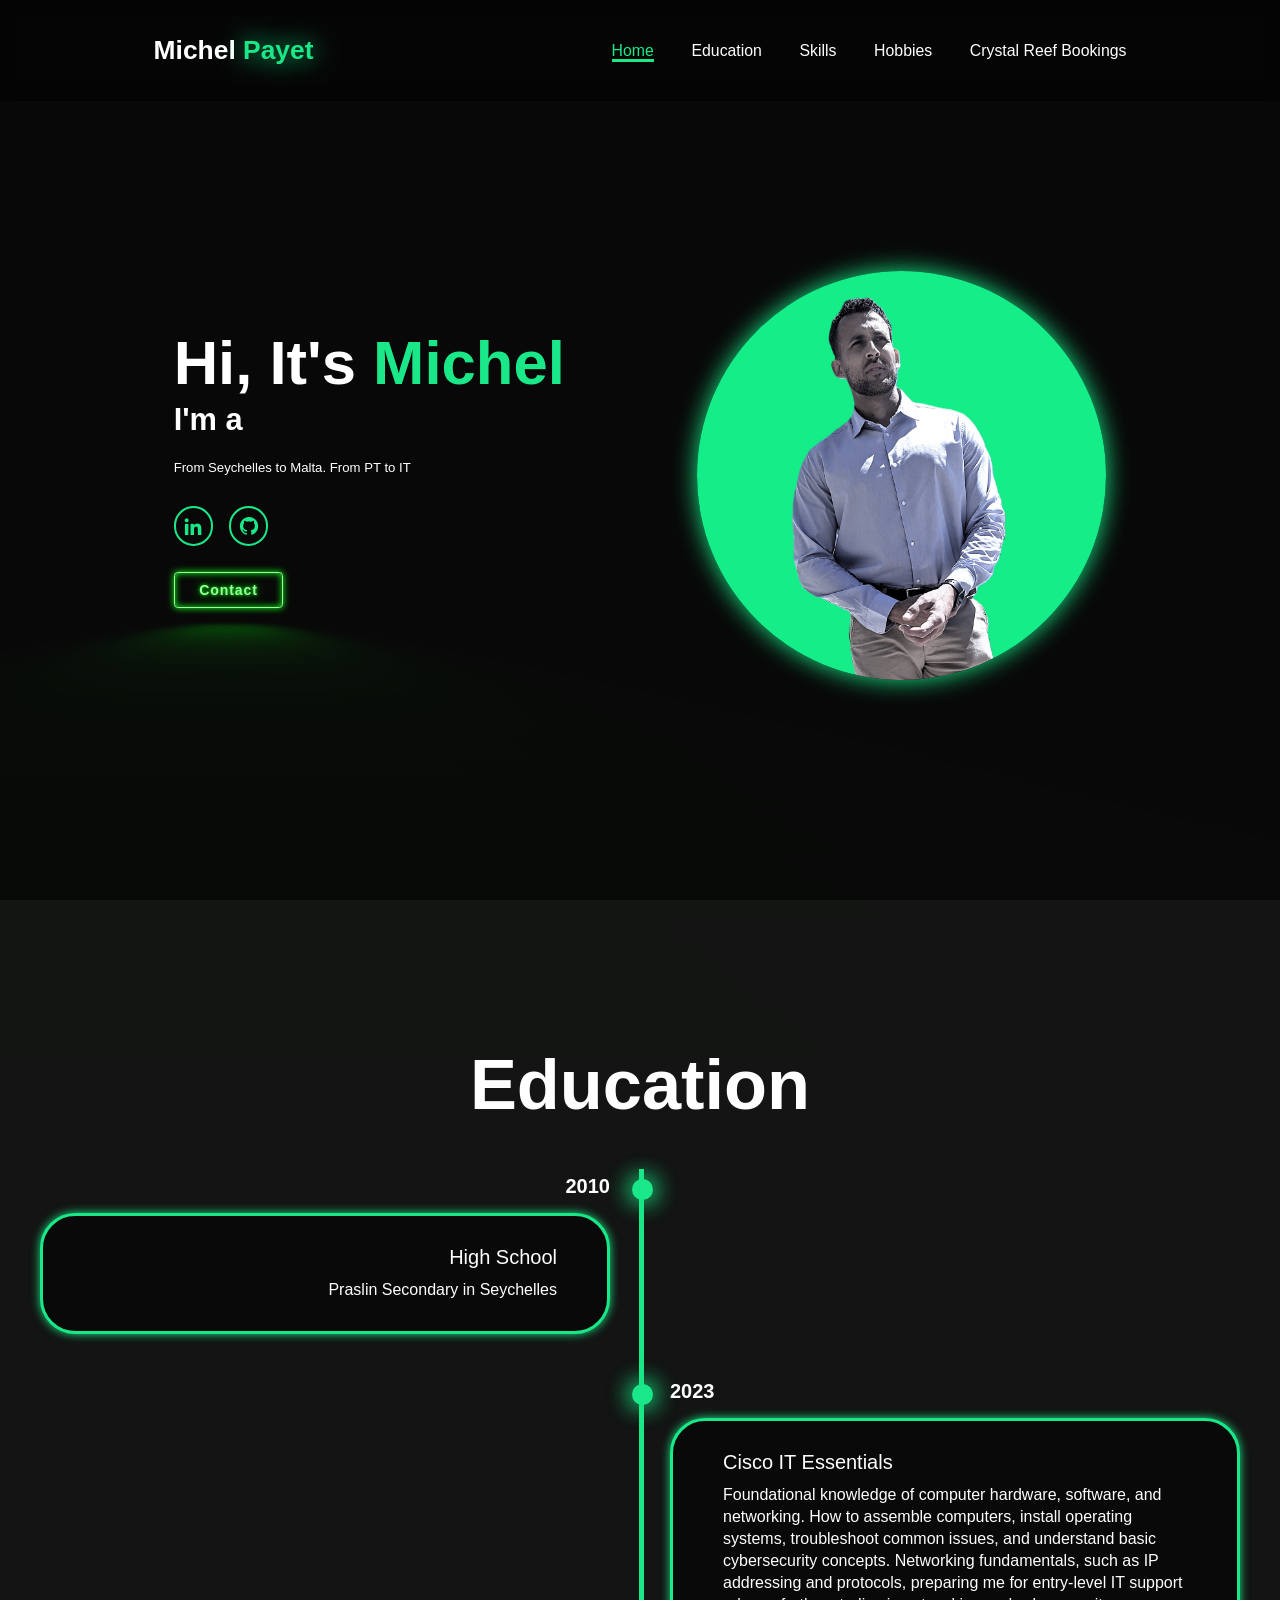
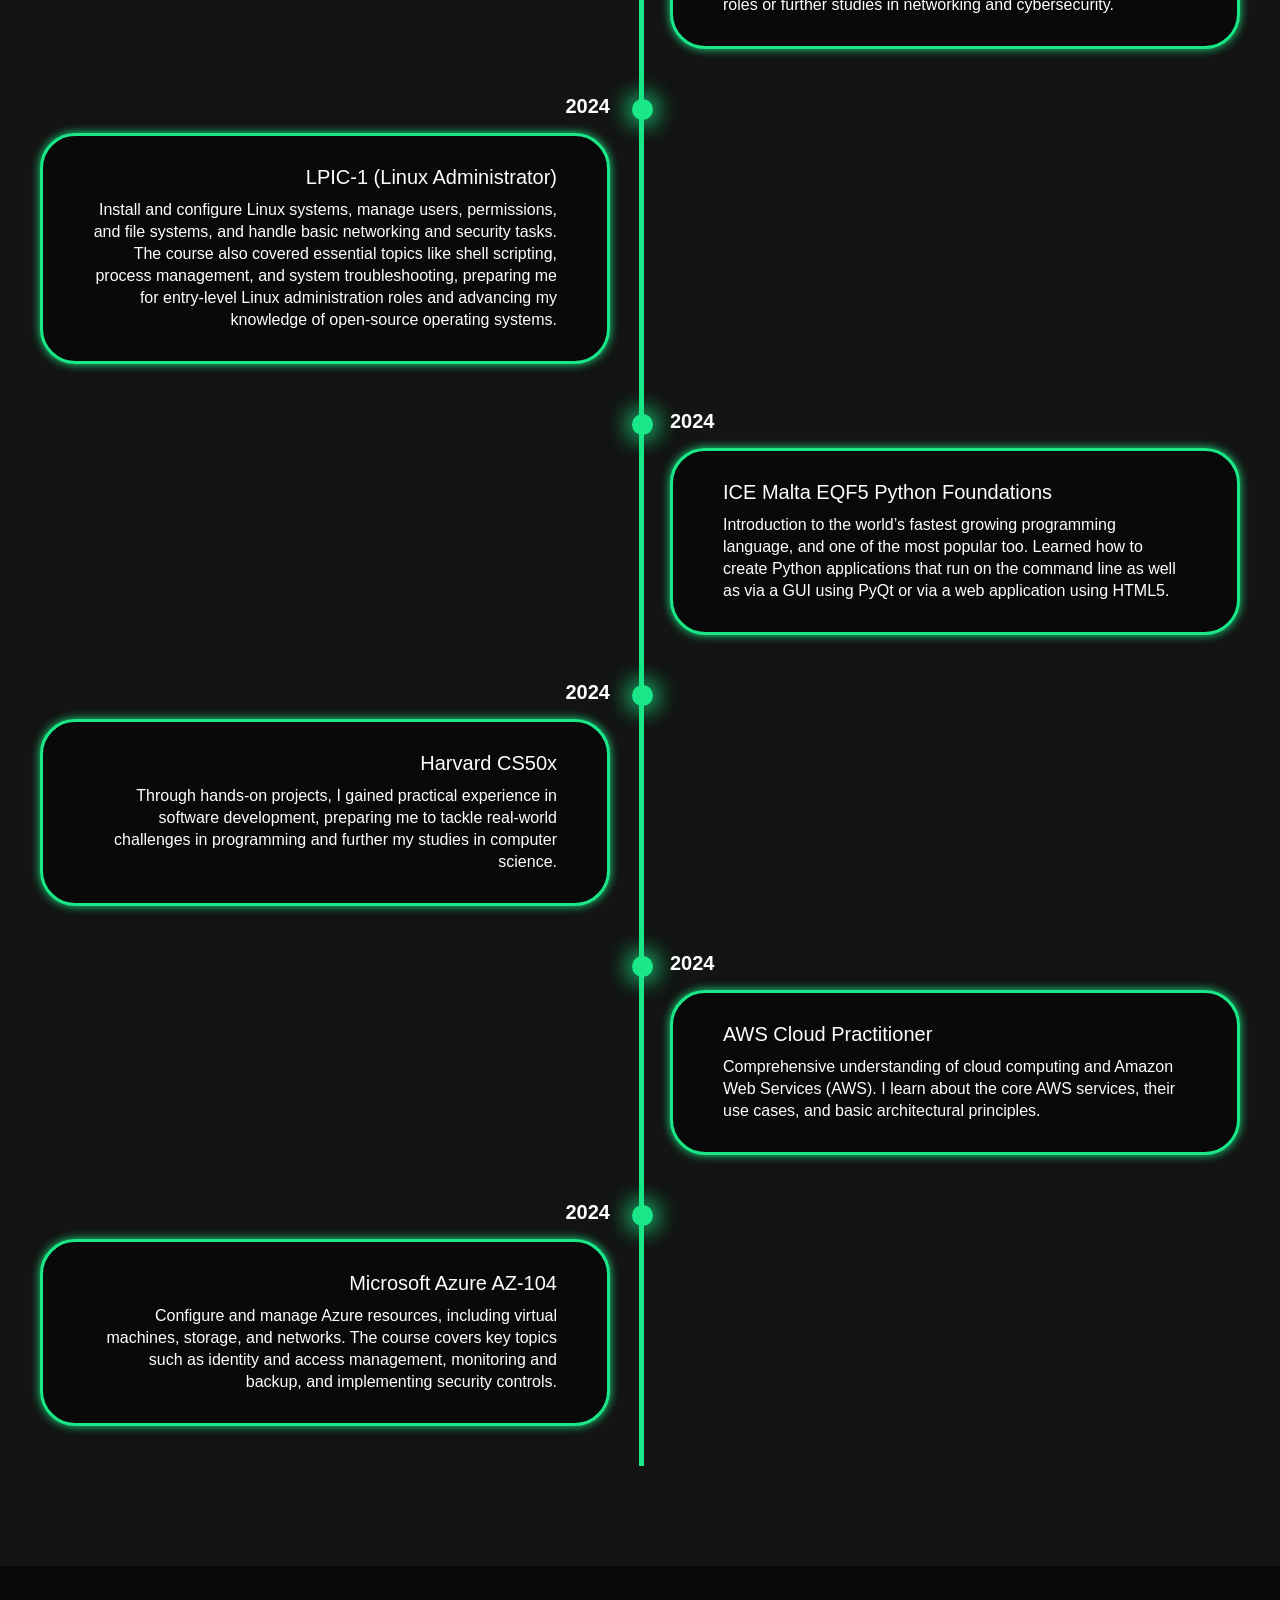
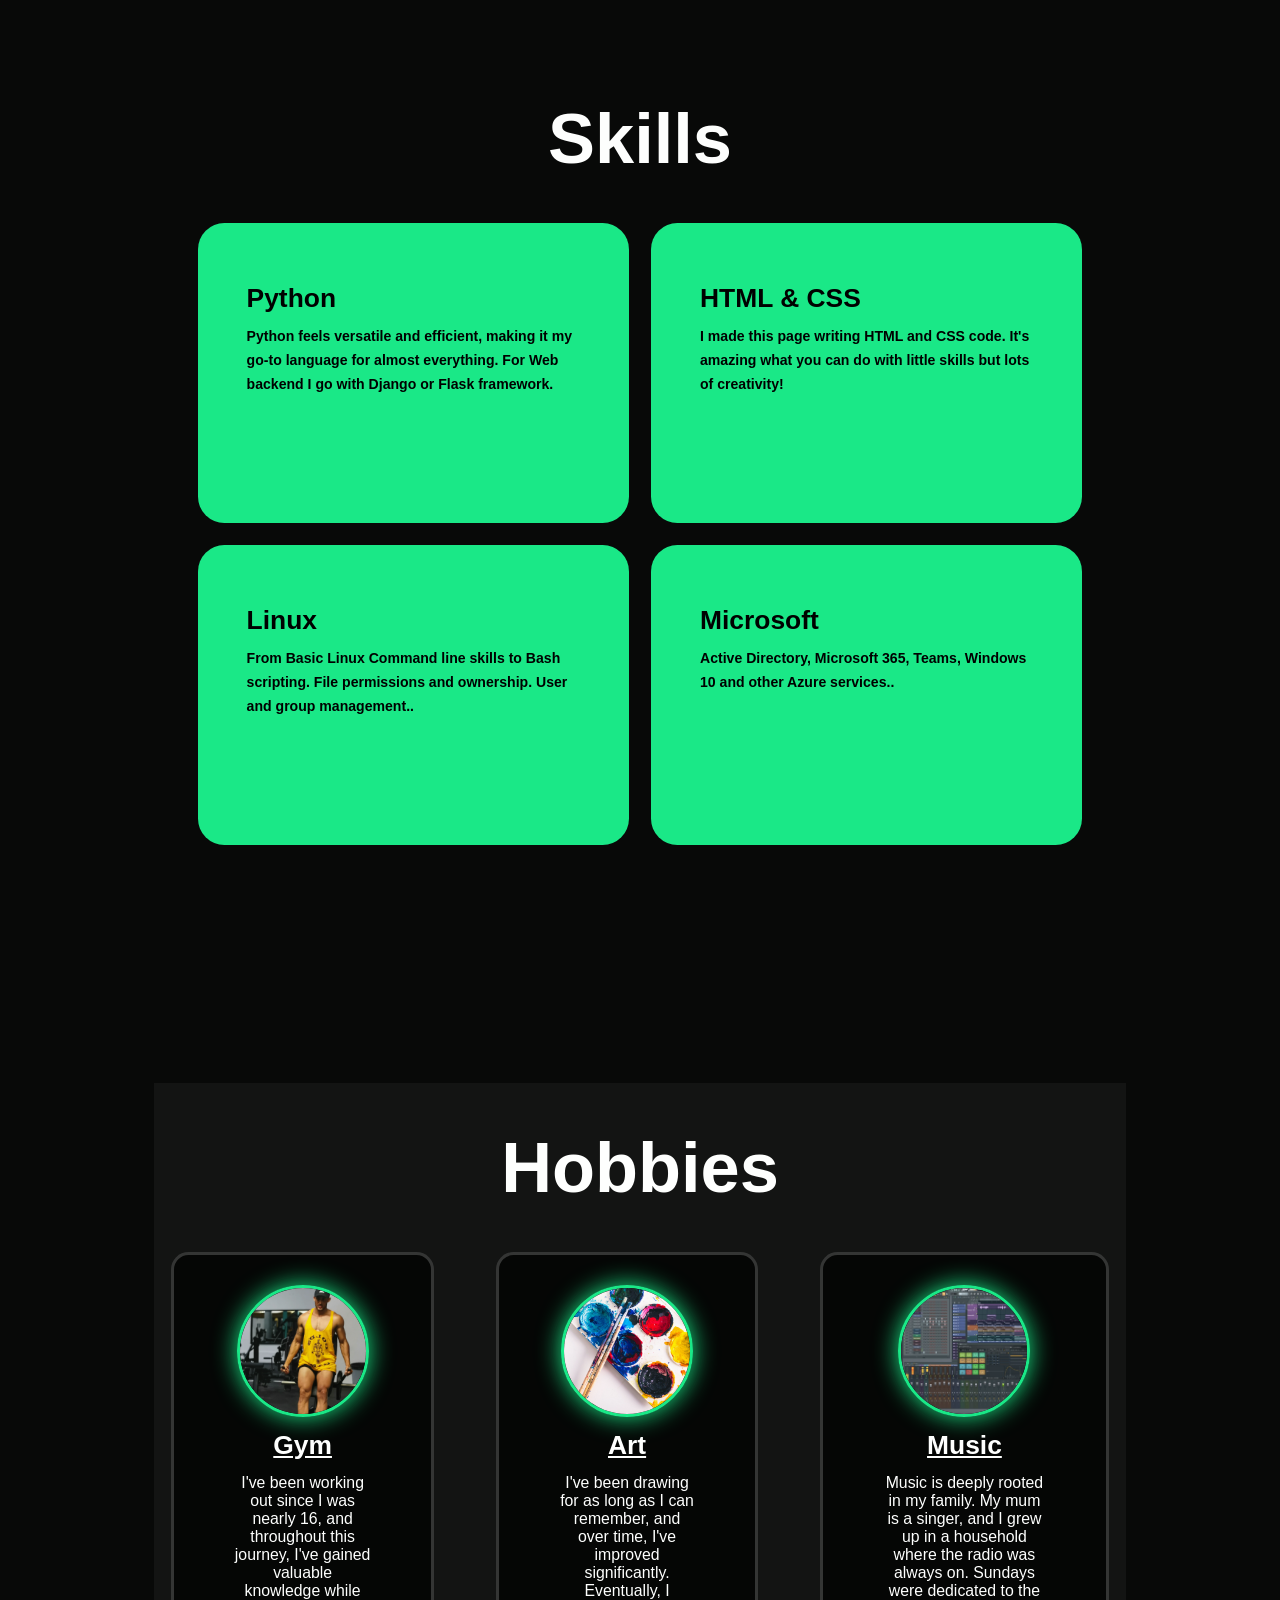
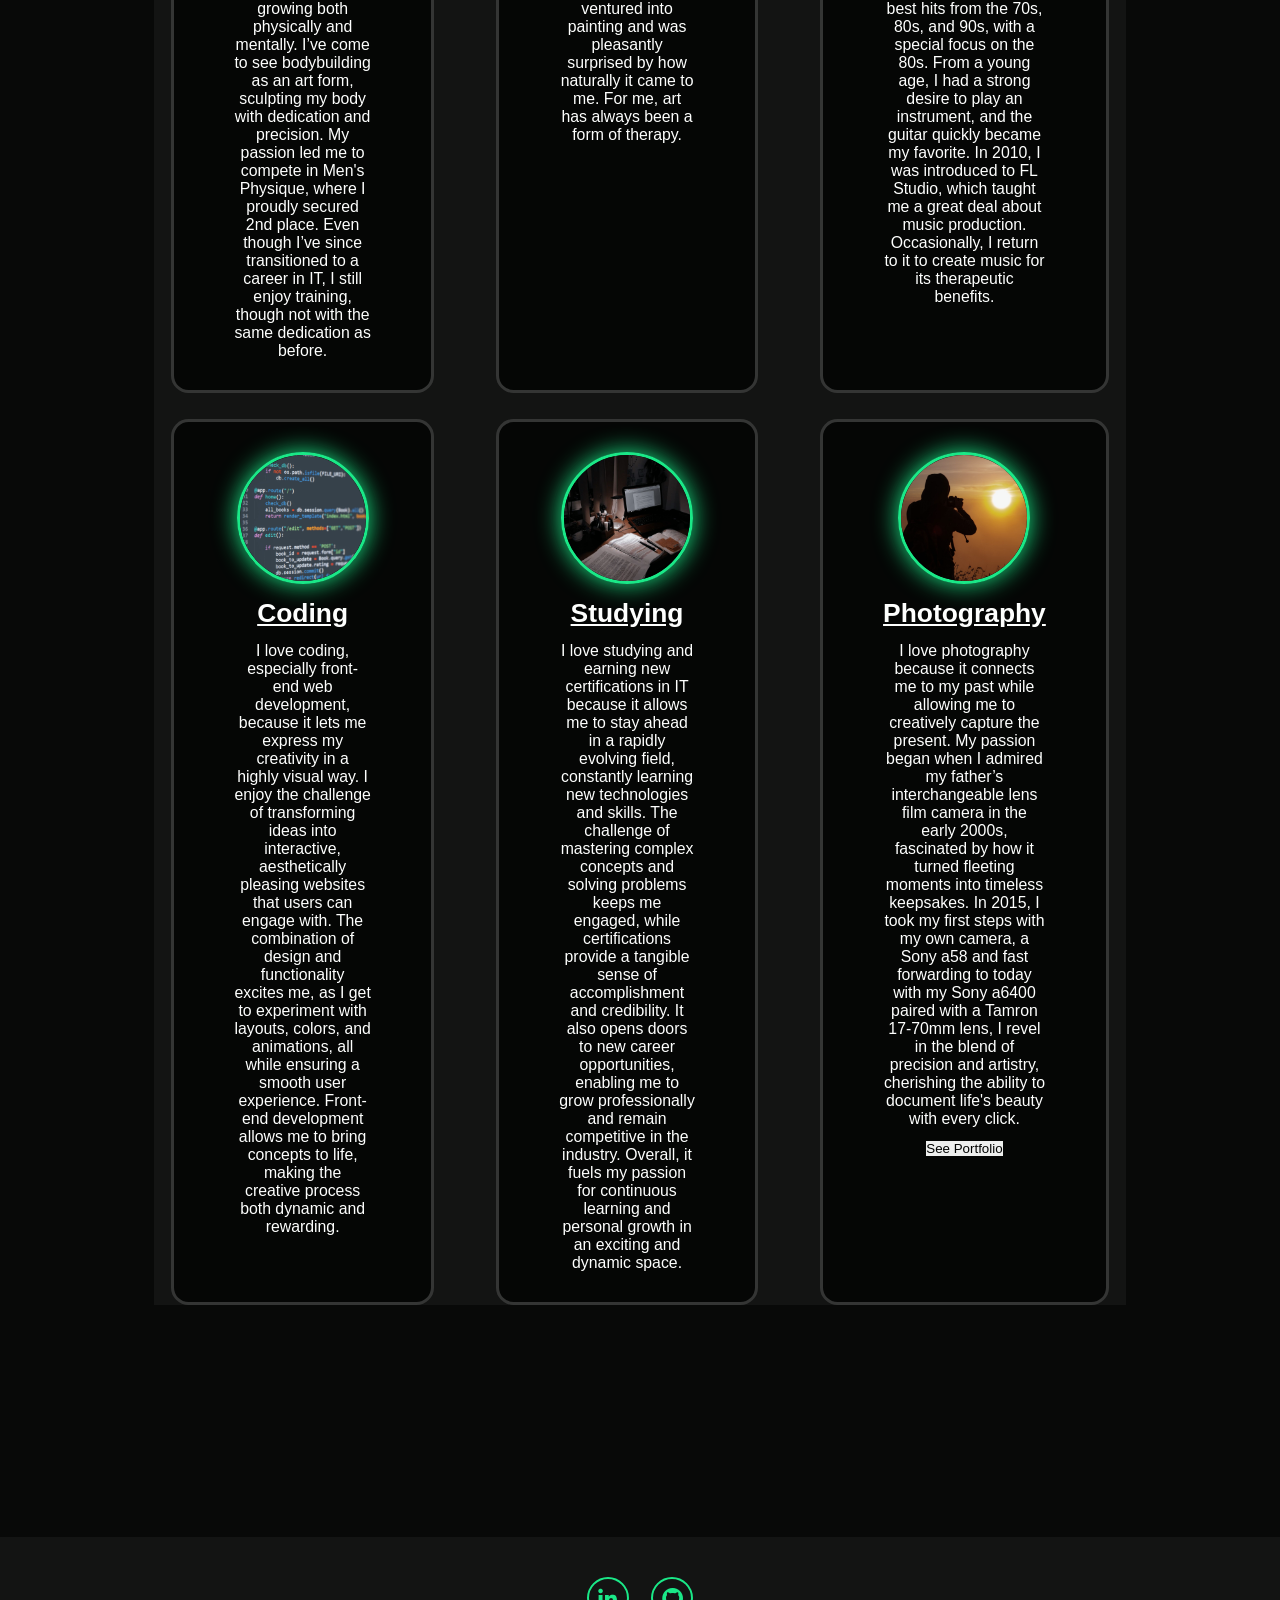
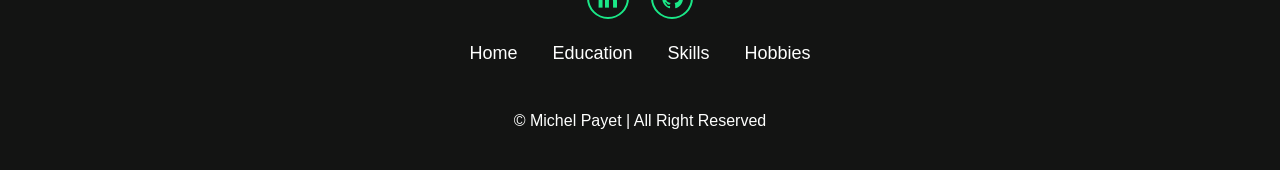
<file: index.html>
<!DOCTYPE html>
<html lang="en">
<head>
    <meta charset="UTF-8">
    <meta name="viewport" content="width=device-width, initial-scale=1.0">
    <title>Michel Payet</title>
    <link rel="stylesheet" href="style.css">
    <link href='https://unpkg.com/boxicons@2.1.4/css/boxicons.min.css' rel='stylesheet'>
    <link rel="icon" href="favicon.ico" type="image/x-icon">
</head>
<body>
    <header class="header">
        <a href="#home" class="logo">Michel
        <span>Payet</span></a>

        <i class='bx bx-menu' id="menu-icon"></i>

        <nav class="navbar">
            <a href="#home" class="active">Home</a>
            <a href="#education">Education</a>
            <a href="#skills">Skills</a>
            <a href="#hobbies">Hobbies</a>
            <a href="https://crystalreefbookings.com"
            target="_blank"
            rel="noopener noreferrer">
                Crystal Reef Bookings
            </a>

        </nav>
    </header>

    <section class="home" id="home">
        <div class="home-content">
            <h1> Hi, It's <span>Michel</span></h1>
            <h3 class="text-animation">I'm a <span></span></h3>
            <p>From Seychelles to Malta. From PT to IT</p>

            <div class="social-icons">
                <a href="https://www.linkedin.com/in/michel-payet-/"><i class='bx bxl-linkedin'></i></a>
                <a href="https://github.com/Michelpayet"><i class='bx bxl-github' ></i></a>
            </div>

            <div class="btn-group">
            </div>
                <a href="mailto:michel.kotdor@gmail.com?subject=Contacting%20You&body=Hello%20Michel," class="btn">Contact</a>
          
            </div>
        </div>
        <div class="home-img">
            <img src="image.jpg" alt="image">
        </div>
    </section>

    <section class="education" id="education">
        <h2 class="heading">Education</h2>

        <div class="timeline-items">

            <div class="timeline-item">
                <div class="timeline-dot"></div>
                    <div class="timeline-date">2010</div>
                    <div class="timeline-content">
                        <h3>High School</h3>
                        <p>Praslin Secondary in Seychelles</p>
                    </div>
                
            </div>

            <div class="timeline-item">
                <div class="timeline-dot"></div>
                    <div class="timeline-date">2023</div>
                    <div class="timeline-content">
                        <h3>Cisco IT Essentials</h3>
                        <p>Foundational knowledge of computer hardware, software, and networking. 
                            How to assemble computers, install operating systems, troubleshoot common issues, and understand basic cybersecurity concepts. 
                            Networking fundamentals, such as IP addressing and protocols, preparing me for entry-level IT support roles or further studies in networking and cybersecurity.</p>
                    </div>
                
            </div>

            <div class="timeline-item">
                <div class="timeline-dot"></div>
                    <div class="timeline-date">2024</div>
                    <div class="timeline-content">
                        <h3>LPIC-1 (Linux Administrator)</h3>
                        <p>Install and configure Linux systems, manage users, permissions, and file systems, and handle basic networking and security tasks. 
                            The course also covered essential topics like shell scripting, process management, and system troubleshooting, preparing me for entry-level Linux administration roles and advancing my knowledge of open-source operating systems.</p>
                    </div>
                
            </div>

            <div class="timeline-item">
                <div class="timeline-dot"></div>
                    <div class="timeline-date">2024</div>
                    <div class="timeline-content">
                        <h3>ICE Malta EQF5 Python Foundations</h3>
                        <p>Introduction to the world’s fastest growing programming language, and one of the most popular too. Learned how to create Python applications that run on the command line as well as via a GUI using PyQt or via a web application using HTML5.</p>
                    </div> 
            </div>

            <div class="timeline-item">
                <div class="timeline-dot"></div>
                    <div class="timeline-date">2024</div>
                    <div class="timeline-content">
                        <h3>Harvard CS50x</h3>
                        <p>Through hands-on projects, I gained practical experience in software development, preparing me to tackle real-world challenges in programming and further my studies in computer science.</p>
                    </div>  
            </div>

            <div class="timeline-item">
                <div class="timeline-dot"></div>
                    <div class="timeline-date">2024</div>
                    <div class="timeline-content">
                        <h3>AWS Cloud Practitioner</h3>
                        <p>Comprehensive understanding of cloud computing and Amazon Web Services (AWS). I learn about the core AWS services, their use cases, and basic architectural principles.</p>
                    </div>
            </div>

            <div class="timeline-item">
                <div class="timeline-dot"></div>
                    <div class="timeline-date">2024</div>
                    <div class="timeline-content">
                        <h3>Microsoft Azure AZ-104</h3>
                        <p>Configure and manage Azure resources, including virtual machines, storage, and networks. The course covers key topics such as identity and access management, monitoring and backup, and implementing security controls.</p>
                    </div>
            </div>

        </div>
    </section>

    <section class="skills" id="skills">
        <h2 class="heading">Skills</h2>
        <div class="skills-container">

            <div class="skills-box">
                <div class="skill-info">
                    <h4>Python</h4>
                    <p>Python feels versatile and efficient, making it my go-to language for almost everything.
                        For Web backend I go with Django or Flask framework.
                    </p>
                </div>
            </div>    

            <div class="skills-box">
                <div class="skill-info">
                    <h4>HTML & CSS</h4>
                    <p>I made this page writing HTML and CSS code. It's amazing what you can do with little skills but lots of creativity!</p>
                </div>
            </div>    

            <div class="skills-box">
                <div class="skill-info">
                    <h4>Linux</h4>
                    <p>From Basic Linux Command line skills to Bash scripting. File permissions and ownership. User and group management..</p>
                </div>
            </div>

            <div class="skills-box">
                <div class="skill-info">
                    <h4>Microsoft</h4>
                    <p>Active Directory, Microsoft 365, Teams, Windows 10 and other Azure services..</p>
                </div>
            </div>  

        </div>
    </section>

    <section><div class="hobbies" id="hobbies">
        <div class="hobbies-box">
            <h2 class="heading">Hobbies</h2>
            <div class="hobbies-wrapper">
                <div class="hobbies-item">
                    <img src="gym.jpg" alt="gym">
                    <h2>Gym</h2>
                    <p>I've been working out since I was nearly 16, and throughout this journey, 
                        I've gained valuable knowledge while growing both physically and mentally. 
                        I’ve come to see bodybuilding as an art form, sculpting my body with 
                        dedication and precision. My passion led me to compete in Men's Physique, 
                        where I proudly secured 2nd place. Even though I’ve since transitioned to 
                        a career in IT, I still enjoy training, though not with the same dedication as before.</p>
                </div>

                <div class="hobbies-item">
                    <img src="art.jpg" alt="gym">
                    <h2>Art</h2>
                    <p>I've been drawing for as long as I can remember, and over time, 
                        I've improved significantly. Eventually, I ventured into painting 
                        and was pleasantly surprised by how naturally it came to me. 
                        For me, art has always been a form of therapy.</p>
                </div>

                <div class="hobbies-item">
                    <img src="fl.jpg" alt="music">
                    <h2>Music</h2>
                    <p>Music is deeply rooted in my family. My mum is a singer, 
                        and I grew up in a household where the radio was always on. 
                        Sundays were dedicated to the best hits from the 70s, 80s, and 90s, 
                        with a special focus on the 80s. From a young age, I had a strong 
                        desire to play an instrument, and the guitar quickly became my favorite. 
                        In 2010, I was introduced to FL Studio, which taught me a great deal 
                        about music production. Occasionally, I return to it to create music 
                        for its therapeutic benefits.
                    </p>
                </div>

                <div class="hobbies-item">
                    <img src="coding.jpg" alt="coding">
                    <h2>Coding</h2>
                    <p>I love coding, especially front-end web development, because it lets me express my creativity 
                        in a highly visual way. I enjoy the challenge of transforming ideas into interactive, 
                        aesthetically pleasing websites that users can engage with. The combination of design and 
                        functionality excites me, as I get to experiment with layouts, colors, and animations, 
                        all while ensuring a smooth user experience. Front-end development allows me to bring concepts to life, 
                        making the creative process both dynamic and rewarding.
                    </p>
                </div>

                <div class="hobbies-item">
                    <img src="Studying.jpeg" alt="studying">
                    <h2>Studying</h2>
                    <p>I love studying and earning new certifications in IT because it allows me to stay ahead in a rapidly evolving field, 
                        constantly learning new technologies and skills. The challenge of mastering complex concepts and solving problems 
                        keeps me engaged, while certifications provide a tangible sense of accomplishment and credibility. 
                        It also opens doors to new career opportunities, enabling me to grow professionally and remain competitive in the industry. Overall, 
                        it fuels my passion for continuous learning and personal growth in an exciting and dynamic space.
                    </p>
                </div>

                <div class="hobbies-item">
                    <img src="photography.jpg" alt="Photography">
                    <h2>Photography</h2>
                    <p>
                        I love photography because it connects me to my past while allowing me to creatively capture the present. My passion began when I admired my father’s 
                        interchangeable lens film camera in the early 2000s, fascinated by how it turned fleeting moments into timeless keepsakes. 
                        In 2015, I took my first steps with my own camera, a Sony a58 and fast forwarding to today with my Sony a6400 paired with a Tamron 17-70mm lens, 
                        I revel in the blend of precision and artistry, 
                        cherishing the ability to document life's beauty with every click.
                    </p>
                    <button class="hobby-btn">See Portfolio</button>
                </div>
                
                
            </div>
        </div>
    </div>
    </section>

    <div class="wrapper">
        <div class="item item1">
            <img src="python.png" alt="python">
        </div>
        <div class="item item2">
            <img src="git.png" alt="git hub">
        </div>
        <div class="item item3">
            <img src="css.png" alt="css">
        </div>
        <div class="item item4">
            <img src="js.png" alt="js">
        </div>
        <div class="item item5">
            <img src="html.png" alt="html">
        </div>
        <div class="item item6">
            <img src="dj.png" alt="dj">
        </div>
        <div class="item item7">
            <img src="linux.png" alt="linux">
        </div>
        <div class="item item8">
            <img src="win.png" alt="windows">
        </div>
        <div class="item item9">
            <img src="sql.png" alt="mysql">
        </div>
</div>

    <footer class="footer">

        <div class="social">
            <a href="https://www.linkedin.com/in/michel-payet-/"><i class='bx bxl-linkedin'></i></a>
            <a href="https://github.com/Michelpayet"><i class='bx bxl-github' ></i></a>
        </div>

        <ul class="list">

            <li>
                <a href="#">Home</a>
            </li>

            <li>
                <a href="#education">Education</a>
            </li>

            <li>
                <a href="#skills">Skills</a>
            </li>

            <li>
                <a href="#hobbies">Hobbies</a>
            </li>
            
        </ul>
        <p class="copyright">
            © Michel Payet | All Right Reserved
        </p>
    </footer>


    <script src="script.js"></script>
</body>
</html>
</file>
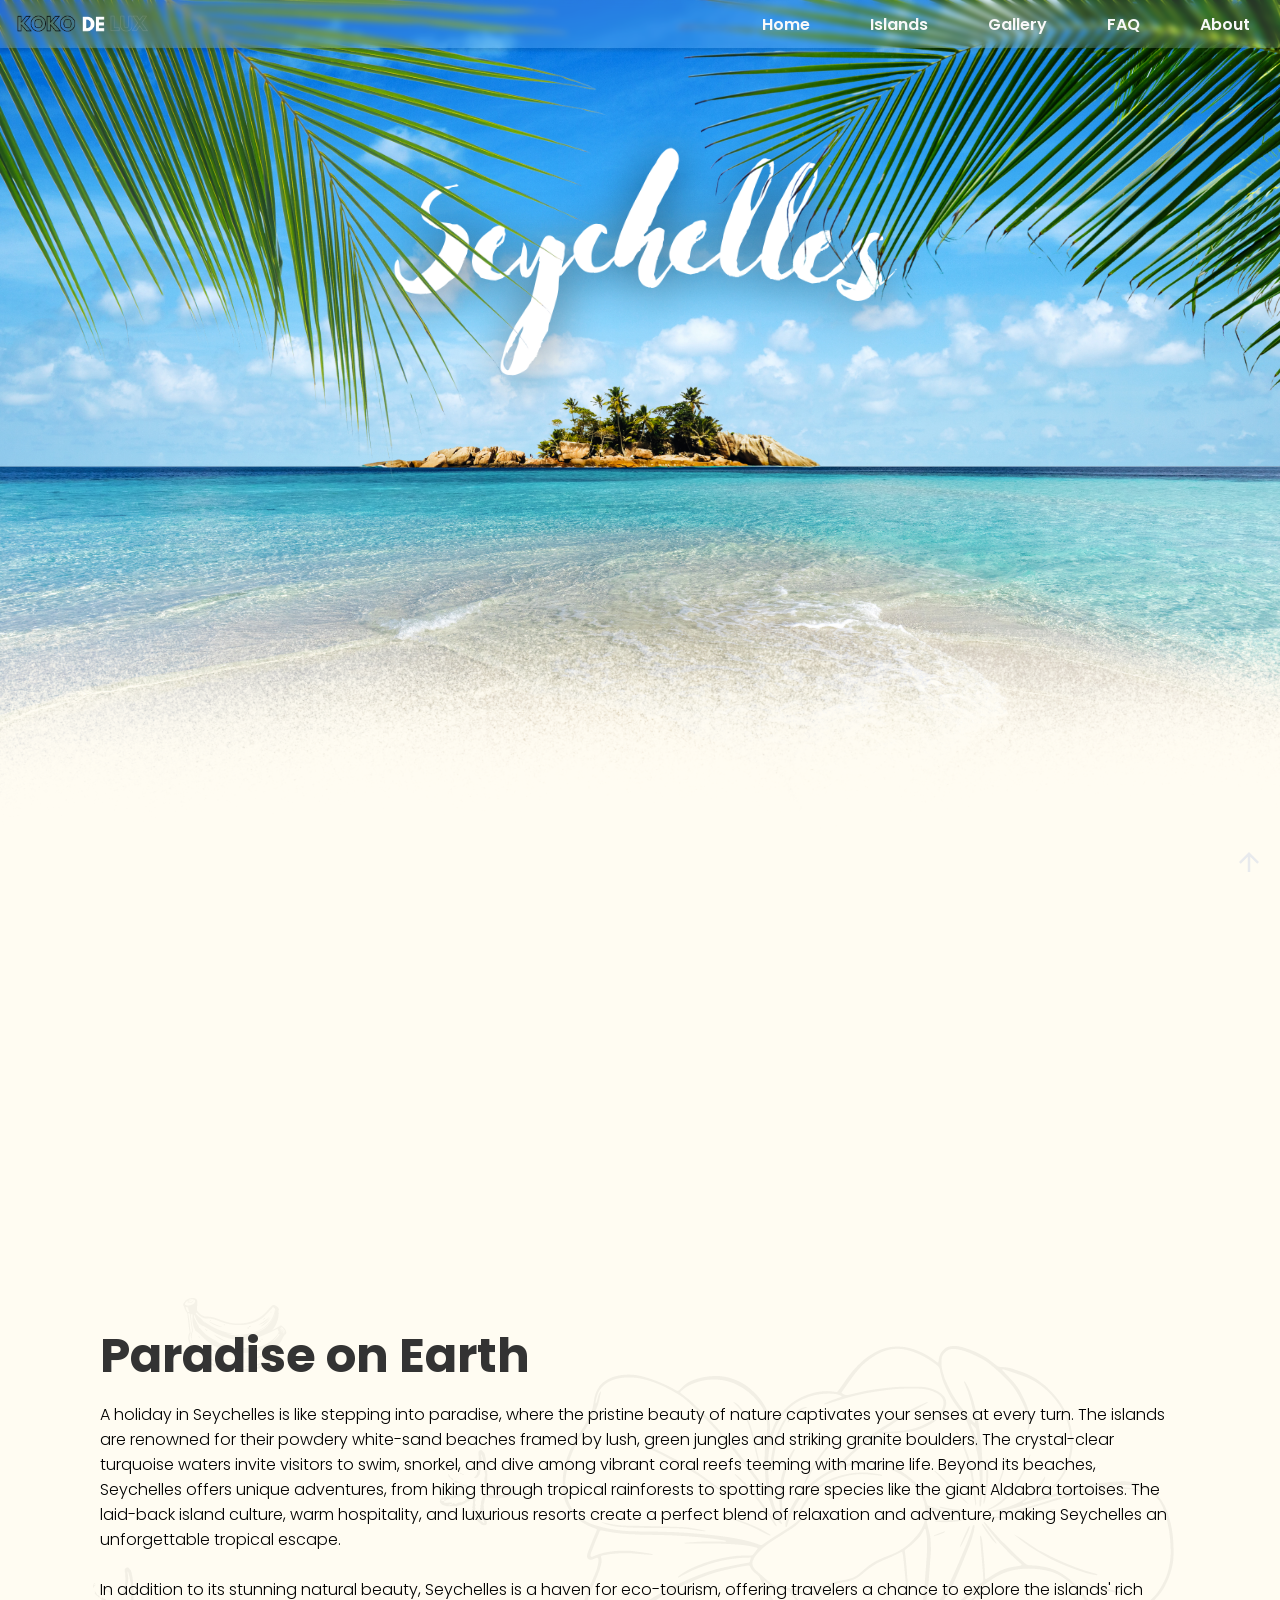
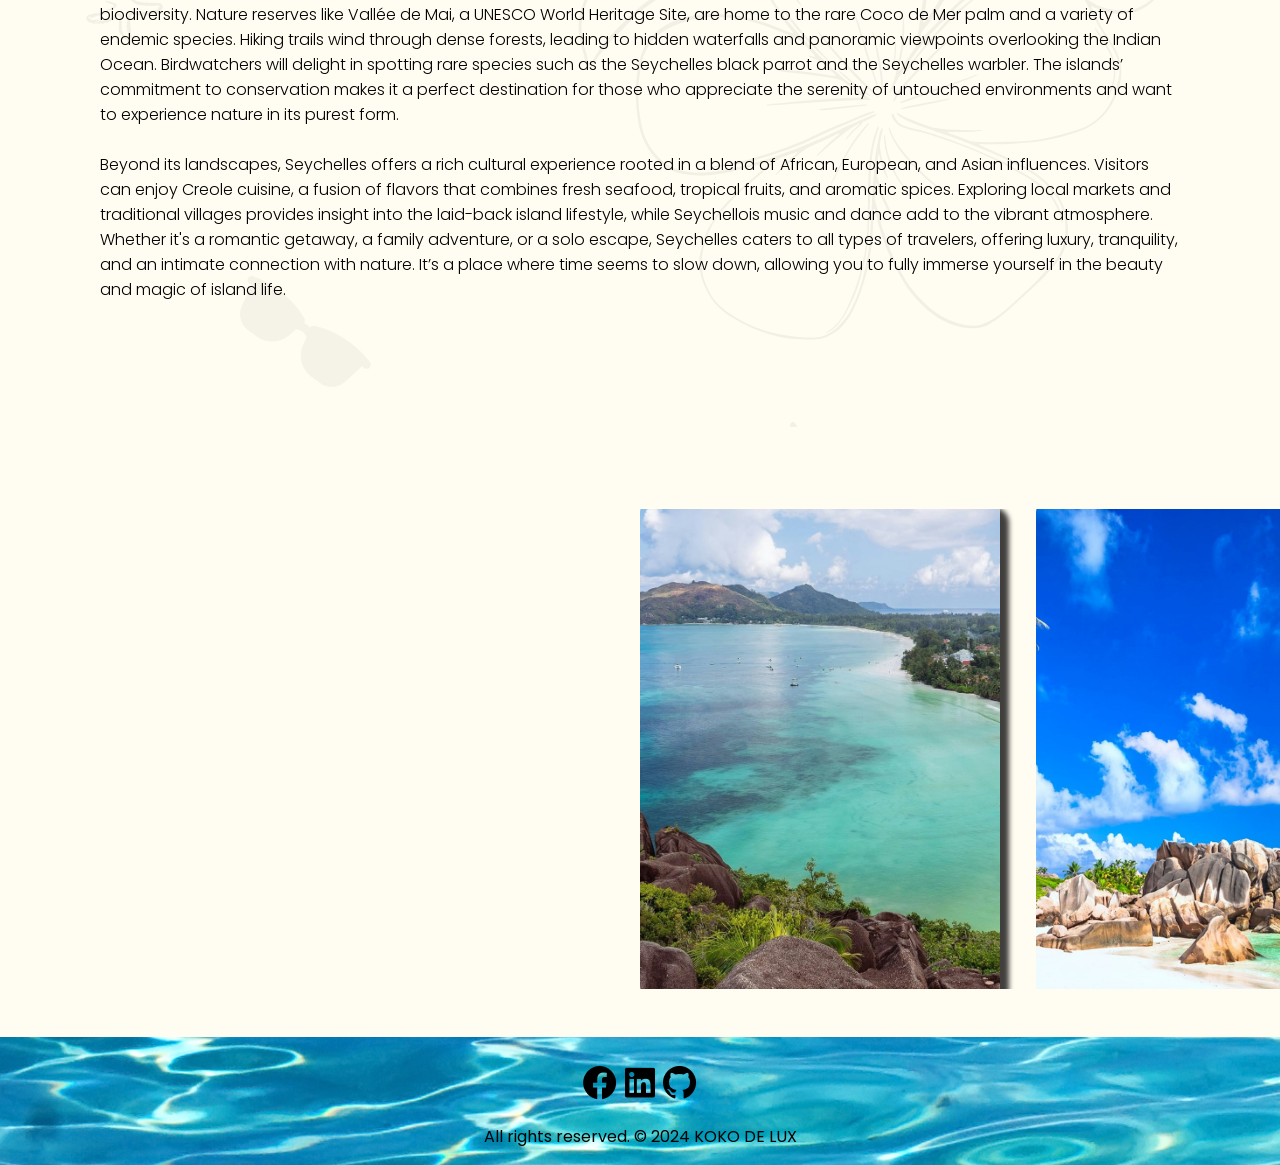
<file: parallax/index.html>
<!DOCTYPE html>
<html lang="en">
    <head>
        <meta charset="UTF-8" />
        <meta name="viewport" content="width=device-width, initial-scale=1.0" />
        <title>Koko de lux</title>
        <link rel="stylesheet" href="style.css" />
        <link href='https://unpkg.com/boxicons@2.1.4/css/boxicons.min.css' rel='stylesheet'>

    </head>
    <body>

        <nav>
            <ul class="sidebar">
                <li onclick="hideSidebar()" class="close"><a href="#"><svg xmlns="http://www.w3.org/2000/svg" height="24px" viewBox="0 -960 960 960" width="24px" fill="#e8eaed"><path d="m256-200-56-56 224-224-224-224 56-56 224 224 224-224 56 56-224 224 224 224-56 56-224-224-224 224Z"/></svg></a></li>
                <li><a href="#">Home</a></li>
                <li><a href="islands.html">Islands</a></li>
                <li><a href="gallery.html">Gallery</a></li>
                <li><a href="faq.html">FAQ</a></li>
                <li><a href="about.html">About</a></li>
            </ul>

            <ul class="navbar">
                <li class="logo"><img src="logo.png" alt=""></li>
                <li class="hideOnMobile"><a href="#">Home</a></li>
                <li class="hideOnMobile"><a href="islands.html">Islands</a></li>
                <li class="hideOnMobile"><a href="gallery.html">Gallery</a></li>
                <li class="hideOnMobile"><a href="faq.html">FAQ</a></li>
                <li class="hideOnMobile"><a href="about.html">About</a></li>
                <li onclick="showSidebar()" class="menu"><a href="#"><svg xmlns="http://www.w3.org/2000/svg" height="24px" viewBox="0 -960 960 960" width="24px" fill="#e8eaed"><path d="M120-240v-80h720v80H120Zm0-200v-80h720v80H120Zm0-200v-80h720v80H120Z"/></svg></a></li>
            </ul>
        </nav>

        <section class="parallax">
            <img src="logo.png" class="logo" alt="Koko de Lux Logo">
            <img src="sky.png" id="cloud" alt="Cloudy Sky">
            <img src="sea.png" id="sea" alt="Sea View">
            <img src="stpierre.png" id="stpierre" alt="Island Image">
            <img src="leaf-left.png" id="leaf-left" alt="Left Leaf Decoration">
            <img src="leaf-right.png" id="leaf-right" alt="Right Leaf Decoration">
            <img src="seychelles.png" id="text" alt="Seychelles Text Image">
            <img src="fade-sand.png" id="fade" alt="fade sand Image">
            
            <!-- <img src="boat.png" id="boat"> -->
        </section>

       

        <section class="sec">
            <h2>Paradise on Earth</h2>
                <p>
                    A holiday in Seychelles is like stepping into paradise, 
                    where the pristine beauty of nature captivates your senses at every turn. 
                    The islands are renowned for their powdery white-sand beaches framed by lush, 
                    green jungles and striking granite boulders. The crystal-clear turquoise waters 
                    invite visitors to swim, snorkel, and dive among vibrant coral reefs teeming 
                    with marine life. Beyond its beaches, Seychelles offers unique adventures, 
                    from hiking through tropical rainforests to spotting rare species like the 
                    giant Aldabra tortoises. The laid-back island culture, warm hospitality, 
                    and luxurious resorts create a perfect blend of relaxation and adventure, 
                    making Seychelles an unforgettable tropical escape. <br><br>

                    In addition to its stunning natural beauty, Seychelles is a haven for eco-tourism, 
                    offering travelers a chance to explore the islands' rich biodiversity. 
                    Nature reserves like Vallée de Mai, a UNESCO World Heritage Site, are home to 
                    the rare Coco de Mer palm and a variety of endemic species. Hiking trails wind 
                    through dense forests, leading to hidden waterfalls and panoramic viewpoints 
                    overlooking the Indian Ocean. Birdwatchers will delight in spotting rare species 
                    such as the Seychelles black parrot and the Seychelles warbler. The islands’ 
                    commitment to conservation makes it a perfect destination for those who appreciate 
                    the serenity of untouched environments and want to experience nature in its purest form.<br><br>
                    
                    Beyond its landscapes, Seychelles offers a rich cultural experience rooted in a blend of African, 
                    European, and Asian influences. Visitors can enjoy Creole cuisine, a fusion of flavors that 
                    combines fresh seafood, tropical fruits, and aromatic spices. Exploring local markets and 
                    traditional villages provides insight into the laid-back island lifestyle, while Seychellois 
                    music and dance add to the vibrant atmosphere. Whether it's a romantic getaway, a family adventure, 
                    or a solo escape, Seychelles caters to all types of travelers, offering luxury, tranquility, 
                    and an intimate connection with nature. It’s a place where time seems to slow down, allowing 
                    you to fully immerse yourself in the beauty and magic of island life.<br><br>
                </p>
        </section>

        <section class="animated-grid">
            <div id="image-track" data-mouse-down-at="0" data-prev-percentage="0">
                <img class="image" src="grid/1.jpeg" draggable="false"/>
                <img class="image" src="grid/2.jpg" draggable="false"/>
                <img class="image" src="grid/3.jpg" draggable="false"/>
                <img class="image" src="grid/4.jpg" draggable="false"/>
                <img class="image" src="grid/5.jpg" draggable="false"/>
                <img class="image" src="grid/6.jpg" draggable="false"/>
                <img class="image" src="grid/7.jpg" draggable="false"/>
                <img class="image" src="grid/8.jpg" draggable="false"/>
            </div>
        </section>

        

        <div class="arrow-upward" onclick="scrollToTop()">
            <svg xmlns="http://www.w3.org/2000/svg" height="30px" viewBox="0 -960 960 960" width="30px" fill="#e8eaed">
                <path d="M440-160v-487L216-423l-56-57 320-320 320 320-56 57-224-224v487h-80Z"/>
            </svg>
        </div>

        <section class="footer">
            <div class="social">
                <a href="https://www.facebook.com" target="_blank">
                    <i class='bx bxl-facebook-circle'></i>
                </a>
                <a href="https://www.linkedin.com" target="_blank">
                    <i class='bx bxl-linkedin-square'></i>
                </a>
                <a href="https://www.github.com" target="_blank">
                    <i class='bx bxl-github'></i>
                </a>
            </div>
            <p>All rights reserved. © 2024 KOKO DE LUX </p>
        </section>

        <script src="script.js"></script>
    </body>
</html>
</file>
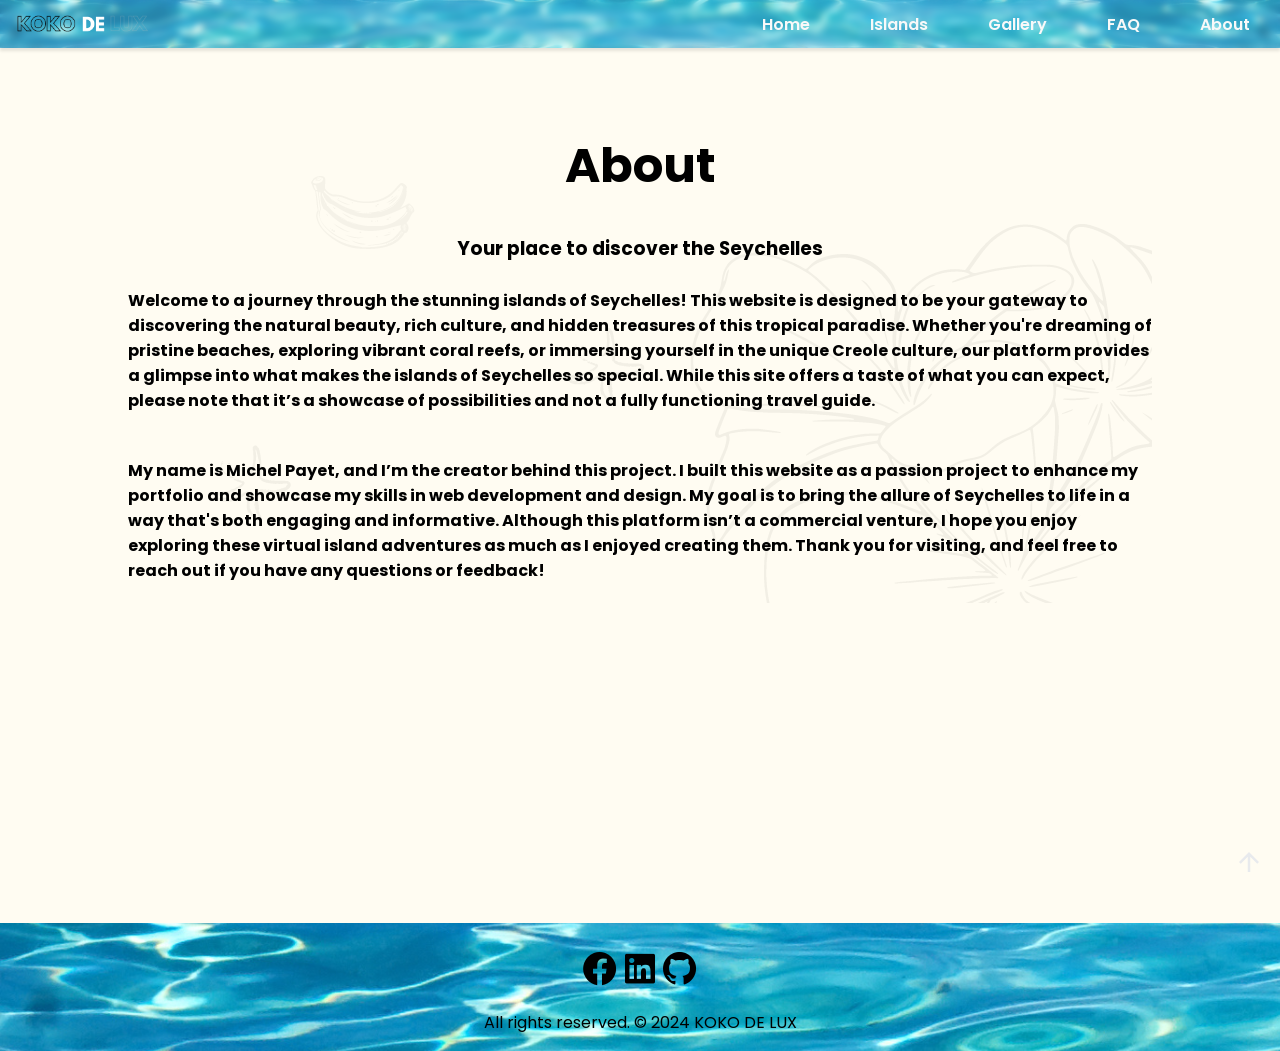
<file: parallax/about.html>
<!DOCTYPE html>
<html lang="en">
    <head>
        <meta charset="UTF-8" />
        <meta name="viewport" content="width=device-width, initial-scale=1.0" />
        <title>About us</title>
        <link rel="stylesheet" href="style.css" />
        <link href='https://unpkg.com/boxicons@2.1.4/css/boxicons.min.css' rel='stylesheet'>

    </head>
    <body>
        <nav>
            <ul class="sidebar">
                <li onclick="hideSidebar()" class="close"><a href="#"><svg xmlns="http://www.w3.org/2000/svg" height="24px" viewBox="0 -960 960 960" width="24px" fill="#e8eaed"><path d="m256-200-56-56 224-224-224-224 56-56 224 224 224-224 56 56-224 224 224 224-56 56-224-224-224 224Z"/></svg></a></li>
                <li><a href="index.html">Home</a></li>
                <li><a href="islands.html">Islands</a></li>
                <li><a href="gallery.html">Gallery</a></li>
                <li><a href="faq.html">FAQ</a></li>
                <li><a href="#">About</a></li>
            </ul>

            <ul class="navbar">
                <li class="logo"><img src="logo.png" alt=""></li>
                <li class="hideOnMobile"><a href="index.html">Home</a></li>
                <li class="hideOnMobile"><a href="islands.html">Islands</a></li>
                <li class="hideOnMobile"><a href="gallery.html">Gallery</a></li>
                <li class="hideOnMobile"><a href="faq.html">FAQ</a></li>
                <li class="hideOnMobile"><a href="#">About</a></li>
                <li onclick="showSidebar()" class="menu"><a href="#"><svg xmlns="http://www.w3.org/2000/svg" height="24px" viewBox="0 -960 960 960" width="24px" fill="#e8eaed"><path d="M120-240v-80h720v80H120Zm0-200v-80h720v80H120Zm0-200v-80h720v80H120Z"/></svg></a></li>
            </ul>
        </nav>

        <div class="header-img"></div>

        <section class="about-section">
            <h2 class="about-title">About</h2>
            <h3>Your place to discover the Seychelles</h3>
            <br class="about-space">
            <h4>
                <p>
                    Welcome to a journey through the stunning islands of Seychelles! 
                This website is designed to be your gateway to discovering the natural beauty, 
                rich culture, and hidden treasures of this tropical paradise. Whether you're 
                dreaming of pristine beaches, exploring vibrant coral reefs, or immersing yourself 
                in the unique Creole culture, our platform provides a glimpse into what makes the 
                islands of Seychelles so special. While this site offers a taste of what you can expect, 
                please note that it’s a showcase of possibilities and not a fully functioning travel guide.
                </p>
                <br class="about-space">
                <p>My name is Michel Payet, and I’m the creator behind this project. I built this website 
                    as a passion project to enhance my portfolio and showcase my skills in web development 
                    and design. My goal is to bring the allure of Seychelles to life in a way that's both 
                    engaging and informative. Although this platform isn’t a commercial venture, I hope you 
                    enjoy exploring these virtual island adventures as much as I enjoyed creating them. 
                    Thank you for visiting, and feel free to reach out if you have any questions or feedback!</p></h4>
            <div class="about"></div>
               
        </section>

        <section class="social-media">

        </section>
        <div class="arrow-upward" onclick="scrollToTop()">
            <svg xmlns="http://www.w3.org/2000/svg" height="30px" viewBox="0 -960 960 960" width="30px" fill="#e8eaed">
                <path d="M440-160v-487L216-423l-56-57 320-320 320 320-56 57-224-224v487h-80Z"/>
            </svg>
        </div>

        <div class="footer">
            <div class="social">
                <a href="https://www.facebook.com" target="_blank">
                    <i class='bx bxl-facebook-circle'></i>
                </a>
                <a href="https://www.linkedin.com" target="_blank">
                    <i class='bx bxl-linkedin-square'></i>
                </a>
                <a href="https://www.github.com" target="_blank">
                    <i class='bx bxl-github'></i>
                </a>
            </div>
            <p>All rights reserved. © 2024 KOKO DE LUX </p>
        </div>

        <script src="script.js"></script>
    </body>
</html>
</file>
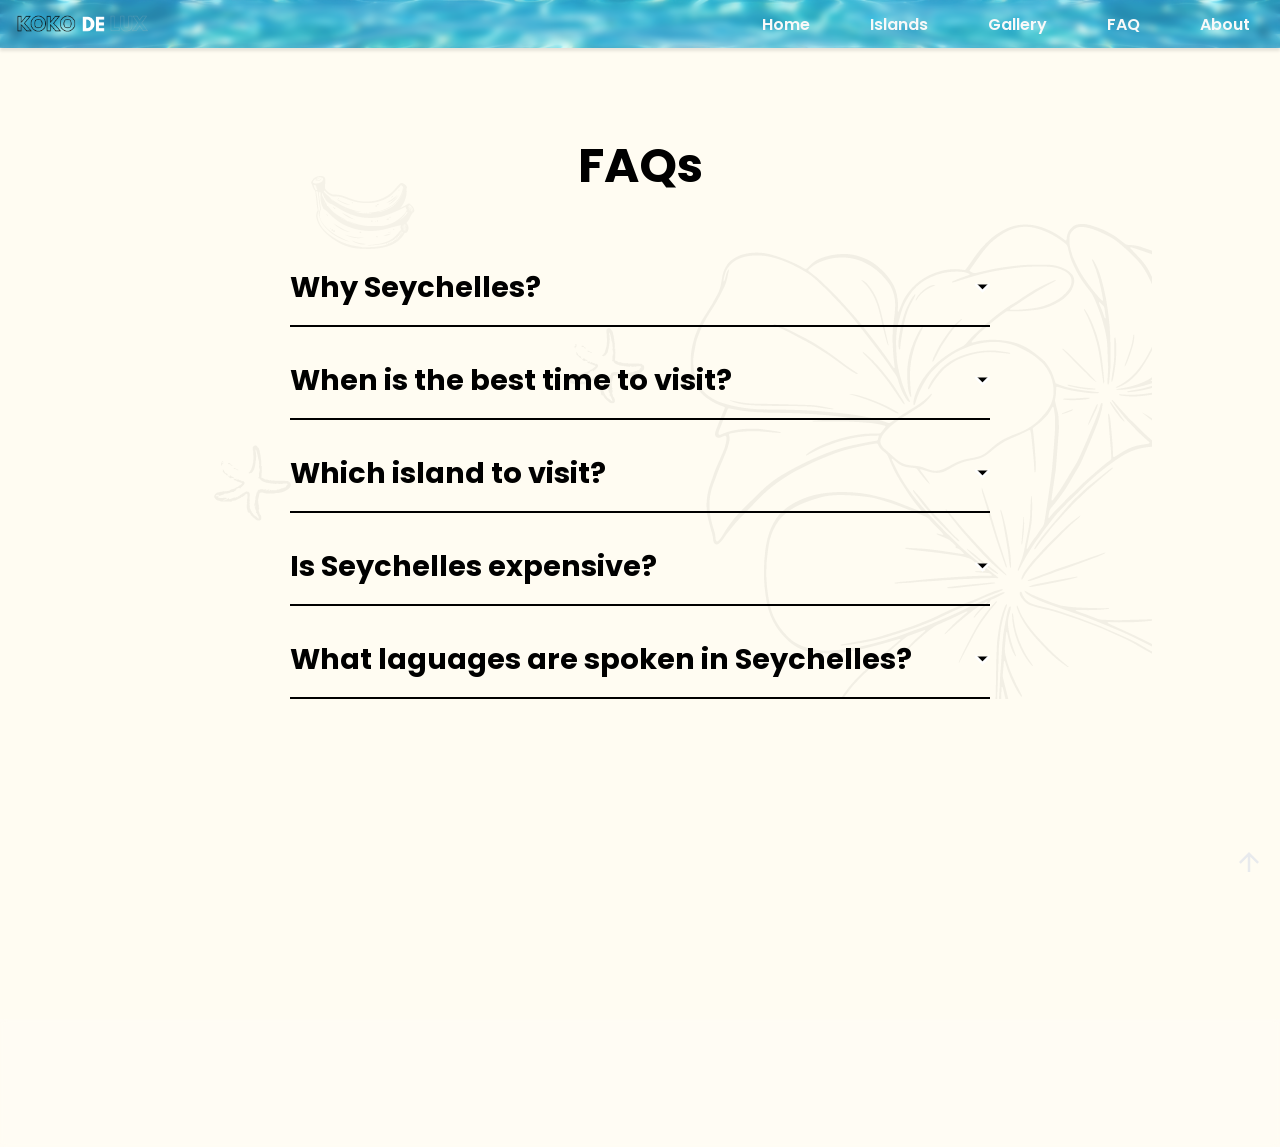
<file: parallax/faq.html>
<!DOCTYPE html>
<html lang="en">
    <head>
        <meta charset="UTF-8" />
        <meta name="viewport" content="width=device-width, initial-scale=1.0" />
        <title>FAQs</title>
        <link rel="stylesheet" href="style.css" />
        <link href='https://unpkg.com/boxicons@2.1.4/css/boxicons.min.css' rel='stylesheet'>

    </head>
    <body>
        <nav>
            <ul class="sidebar">
                <li onclick="hideSidebar()" class="close"><a href="#"><svg xmlns="http://www.w3.org/2000/svg" height="24px" viewBox="0 -960 960 960" width="24px" fill="#e8eaed"><path d="m256-200-56-56 224-224-224-224 56-56 224 224 224-224 56 56-224 224 224 224-56 56-224-224-224 224Z"/></svg></a></li>
                <li><a href="index.html">Home</a></li>
                <li><a href="islands.html">Islands</a></li>
                <li><a href="gallery.html">Gallery</a></li>
                <li><a href="faq.html">FAQ</a></li>
                <li><a href="about.html">About</a></li>
            </ul>

            <ul class="navbar">
                <li class="logo"><img src="logo.png" alt=""></li>
                <li class="hideOnMobile"><a href="index.html">Home</a></li>
                <li class="hideOnMobile"><a href="islands.html">Islands</a></li>
                <li class="hideOnMobile"><a href="gallery.html">Gallery</a></li>
                <li class="hideOnMobile"><a href="faq.html">FAQ</a></li>
                <li class="hideOnMobile"><a href="about.html">About</a></li>
                <li onclick="showSidebar()" class="menu"><a href="#"><svg xmlns="http://www.w3.org/2000/svg" height="24px" viewBox="0 -960 960 960" width="24px" fill="#e8eaed"><path d="M120-240v-80h720v80H120Zm0-200v-80h720v80H120Zm0-200v-80h720v80H120Z"/></svg></a></li>
            </ul>
        </nav>

        <div class="header-img"></div>

        <section class="faq-section">
            <h2 class="faq-title">FAQs</h2>
            <div class="faq">
                <div class="question">
                    <h3>Why Seychelles?</h3>

                    <svg width="15" height="10" viewbox="0 0 42 25">
                        <path d="M3 3L21 21L39 3" stroke="white" stroke-width="7" stroke-linecap="round"/>
                    </svg>
                </div>
                <div class="answer">
                    <p>  
                        Visit Seychelles for its stunning beaches, vibrant Creole culture, and rich history. 
                        Experience a blend of African, European, and Asian influences in its music, dance, and cuisine. 
                        Explore colonial architecture, traditional festivals, and folklore. With crystal-clear waters and 
                        diverse wildlife, Seychelles offers a unique mix of natural beauty and cultural heritage.
                    </p>
                </div>
            </div>

            <div class="faq">
                <div class="question">
                    <h3>When is the best time to visit?</h3>

                    <svg width="15" height="10" viewbox="0 0 42 25">
                        <path d="M3 3L21 21L39 3" stroke="white" stroke-width="7" stroke-linecap="round"/>
                    </svg>
                </div>
                <div class="answer">
                    <p>  
                        The best time to visit Seychelles is from April to May and October to November. 
                        During these months, the weather is warm and dry, ideal for beach activities and 
                        exploring the islands. These transitional periods 
                        between the monsoon seasons offer pleasant temperatures and lower humidity.
                    </p>
                </div>
            </div>

            <div class="faq">
                <div class="question">
                    <h3>Which island to visit?</h3>

                    <svg width="15" height="10" viewbox="0 0 42 25">
                        <path d="M3 3L21 21L39 3" stroke="white" stroke-width="7" stroke-linecap="round"/>
                    </svg>
                </div>
                <div class="answer">
                    <p> In Seychelles, each island offers a unique experience:
                        <br>
                        Mahé: The largest island, home to the capital Victoria, stunning beaches, lively markets, and great hiking trails.
                        <br>
                        Praslin: Famous for the UNESCO-listed Vallée de Mai nature reserve and beautiful Anse Lazio beach.
                        <br>
                        La Digue: Known for its laid-back vibe, traditional oxcarts, and the iconic Anse Source d'Argent beach.
                    </p>
                </div>
            </div>

            <div class="faq">
                <div class="question">
                    <h3>Is Seychelles expensive?</h3>

                    <svg width="15" height="10" viewbox="0 0 42 25">
                        <path d="M3 3L21 21L39 3" stroke="white" stroke-width="7" stroke-linecap="round"/>
                    </svg>
                </div>
                <div class="answer">
                    <p>Seychelles can be expensive, but it offers options for various budgets. 
                        While luxury resorts and fine dining are available, you can also find affordable guesthouses, 
                        local eateries, and self-catering apartments. With careful planning, you can enjoy this beautiful 
                        destination regardless of your budget, 
                        exploring its stunning beaches and rich culture.
                    </p>
                </div>
            </div>

            <div class="faq">
                <div class="question">
                    <h3>What laguages are spoken in Seychelles?</h3>

                    <svg width="15" height="10" viewbox="0 0 42 25">
                        <path d="M3 3L21 21L39 3" stroke="white" stroke-width="7" stroke-linecap="round"/>
                    </svg>
                </div>
                <div class="answer">
                    <p>In Seychelles, the main languages are Seychellois Creole (a French-based Creole), 
                        English, and French. Seychellois Creole is the most widely spoken language, used in daily life. 
                        English is commonly used in government, business, and education, 
                        while French also holds cultural and historical importance.
                    </p>
                </div>
            </div>

        </section>

        <div class="arrow-upward" onclick="scrollToTop()">
            <svg xmlns="http://www.w3.org/2000/svg" height="30px" viewBox="0 -960 960 960" width="30px" fill="#e8eaed">
                <path d="M440-160v-487L216-423l-56-57 320-320 320 320-56 57-224-224v487h-80Z"/>
            </svg>
        </div>

        <div class="footer">
            <div class="social">
                <a href="https://www.facebook.com" target="_blank">
                    <i class='bx bxl-facebook-circle'></i>
                </a>
                <a href="https://www.linkedin.com" target="_blank">
                    <i class='bx bxl-linkedin-square'></i>
                </a>
                <a href="https://www.github.com" target="_blank">
                    <i class='bx bxl-github'></i>
                </a>
            </div>
            <p>All rights reserved. © 2024 KOKO DE LUX </p>
        </div>

        <script src="script.js"></script>
    </body>
</html>
</file>
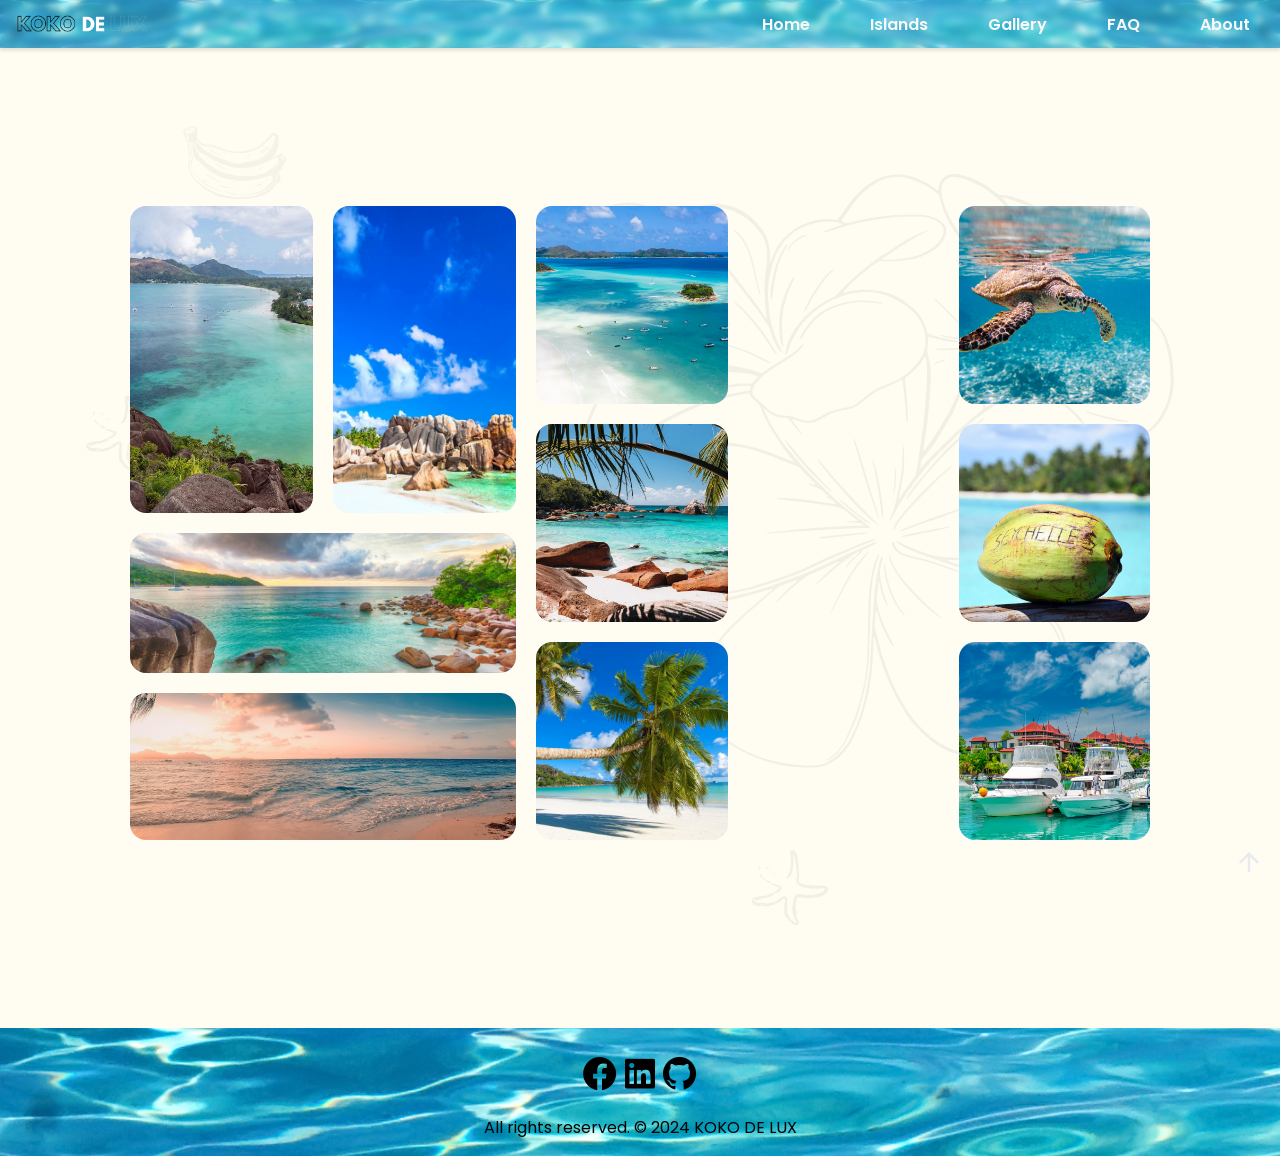
<file: parallax/gallery.html>
<!DOCTYPE html>
<html lang="en">
    <head>
        <meta charset="UTF-8" />
        <meta name="viewport" content="width=device-width, initial-scale=1.0" />
        <title>Koko de lux</title>
        <link rel="stylesheet" href="style.css" />
        <link href='https://unpkg.com/boxicons@2.1.4/css/boxicons.min.css' rel='stylesheet'>

    </head>
    <body>

        <nav>
            <ul class="sidebar">
                <li onclick="hideSidebar()" class="close"><a href="#"><svg xmlns="http://www.w3.org/2000/svg" height="24px" viewBox="0 -960 960 960" width="24px" fill="#e8eaed"><path d="m256-200-56-56 224-224-224-224 56-56 224 224 224-224 56 56-224 224 224 224-56 56-224-224-224 224Z"/></svg></a></li>
                <li><a href="index.html">Home</a></li>
                <li><a href="islands.html">Islands</a></li>
                <li><a href="#">Gallery</a></li>
                <li><a href="faq.html">FAQ</a></li>
                <li><a href="about.html">About</a></li>
            </ul>

            <ul class="navbar">
                <li class="logo"><img src="logo.png" alt=""></li>
                <li class="hideOnMobile"><a href="index.html">Home</a></li>
                <li class="hideOnMobile"><a href="islands.html">Islands</a></li>
                <li class="hideOnMobile"><a href="#">Gallery</a></li>
                <li class="hideOnMobile"><a href="faq.html">FAQ</a></li>
                <li class="hideOnMobile"><a href="about.html">About</a></li>
                <li onclick="showSidebar()" class="menu"><a href="#"><svg xmlns="http://www.w3.org/2000/svg" height="24px" viewBox="0 -960 960 960" width="24px" fill="#e8eaed"><path d="M120-240v-80h720v80H120Zm0-200v-80h720v80H120Zm0-200v-80h720v80H120Z"/></svg></a></li>
            </ul>
        </nav>

        <div class="header-img"></div>

        <div class="bento-body">
        <section class="bento">

            <div class="row row-1">

                <div class="col">
                    <div class="col-box">
                        <img src="bento/1.jpeg" alt="">
                    </div>
                    <div class="col-box">
                        <img src="bento/2.jpg" alt="">
                    </div>
                </div>

                <div class="col col-2">
                    <div class="col-box">
                        <img src="bento/3.jpg" alt="">
                    </div>
                    <div class="col-box">
                        <img src="bento/4.jpg" alt="">
                    </div>
                </div>

            </div>
            <div class="row row-2">
                <div class="box">
                    <img src="bento/5.jpg" alt="">
                </div>
                <div class="box">
                    <img src="bento/6.jpg" alt="">
                </div>
                <div class="box">
                    <img src="bento/7.jpg" alt="">
                </div>
            </div>
            <div class="row row-3">
                <div class="box">
                    <video class="hover-video" muted loop width="100%">
                        <source src="bento/8v.mp4" type="video/mp4">
                        Your browser does not support the video tag.
                    </video>
                </div>
                <div class="box">
                    <video class="hover-video" muted loop width="100%">
                        <source src="bento/9v.mp4" type="video/mp4">
                        Your browser does not support the video tag.
                    </video>
                </div>
            </div>

            <div class="row row-4">
                <div class="box">
                    <img src="bento/10.png" alt="">
                </div>
                <div class="box">
                    <img src="bento/11.png" alt="">
                </div>
                <div class="box">
                    <img src="bento/12.png" alt="">
                </div>
            </div>


        </section>
    </div>


        <div class="arrow-upward" onclick="scrollToTop()">
            <svg xmlns="http://www.w3.org/2000/svg" height="30px" viewBox="0 -960 960 960" width="30px" fill="#e8eaed">
                <path d="M440-160v-487L216-423l-56-57 320-320 320 320-56 57-224-224v487h-80Z"/>
            </svg>
        </div>

        <div class="footer">
            <div class="social">
                <a href="https://www.facebook.com" target="_blank">
                    <i class='bx bxl-facebook-circle'></i>
                </a>
                <a href="https://www.linkedin.com" target="_blank">
                    <i class='bx bxl-linkedin-square'></i>
                </a>
                <a href="https://www.github.com" target="_blank">
                    <i class='bx bxl-github'></i>
                </a>
            </div>
            <p>All rights reserved. © 2024 KOKO DE LUX </p>
        </div>

        <script src="script.js"></script>
    </body>
</html>
</file>
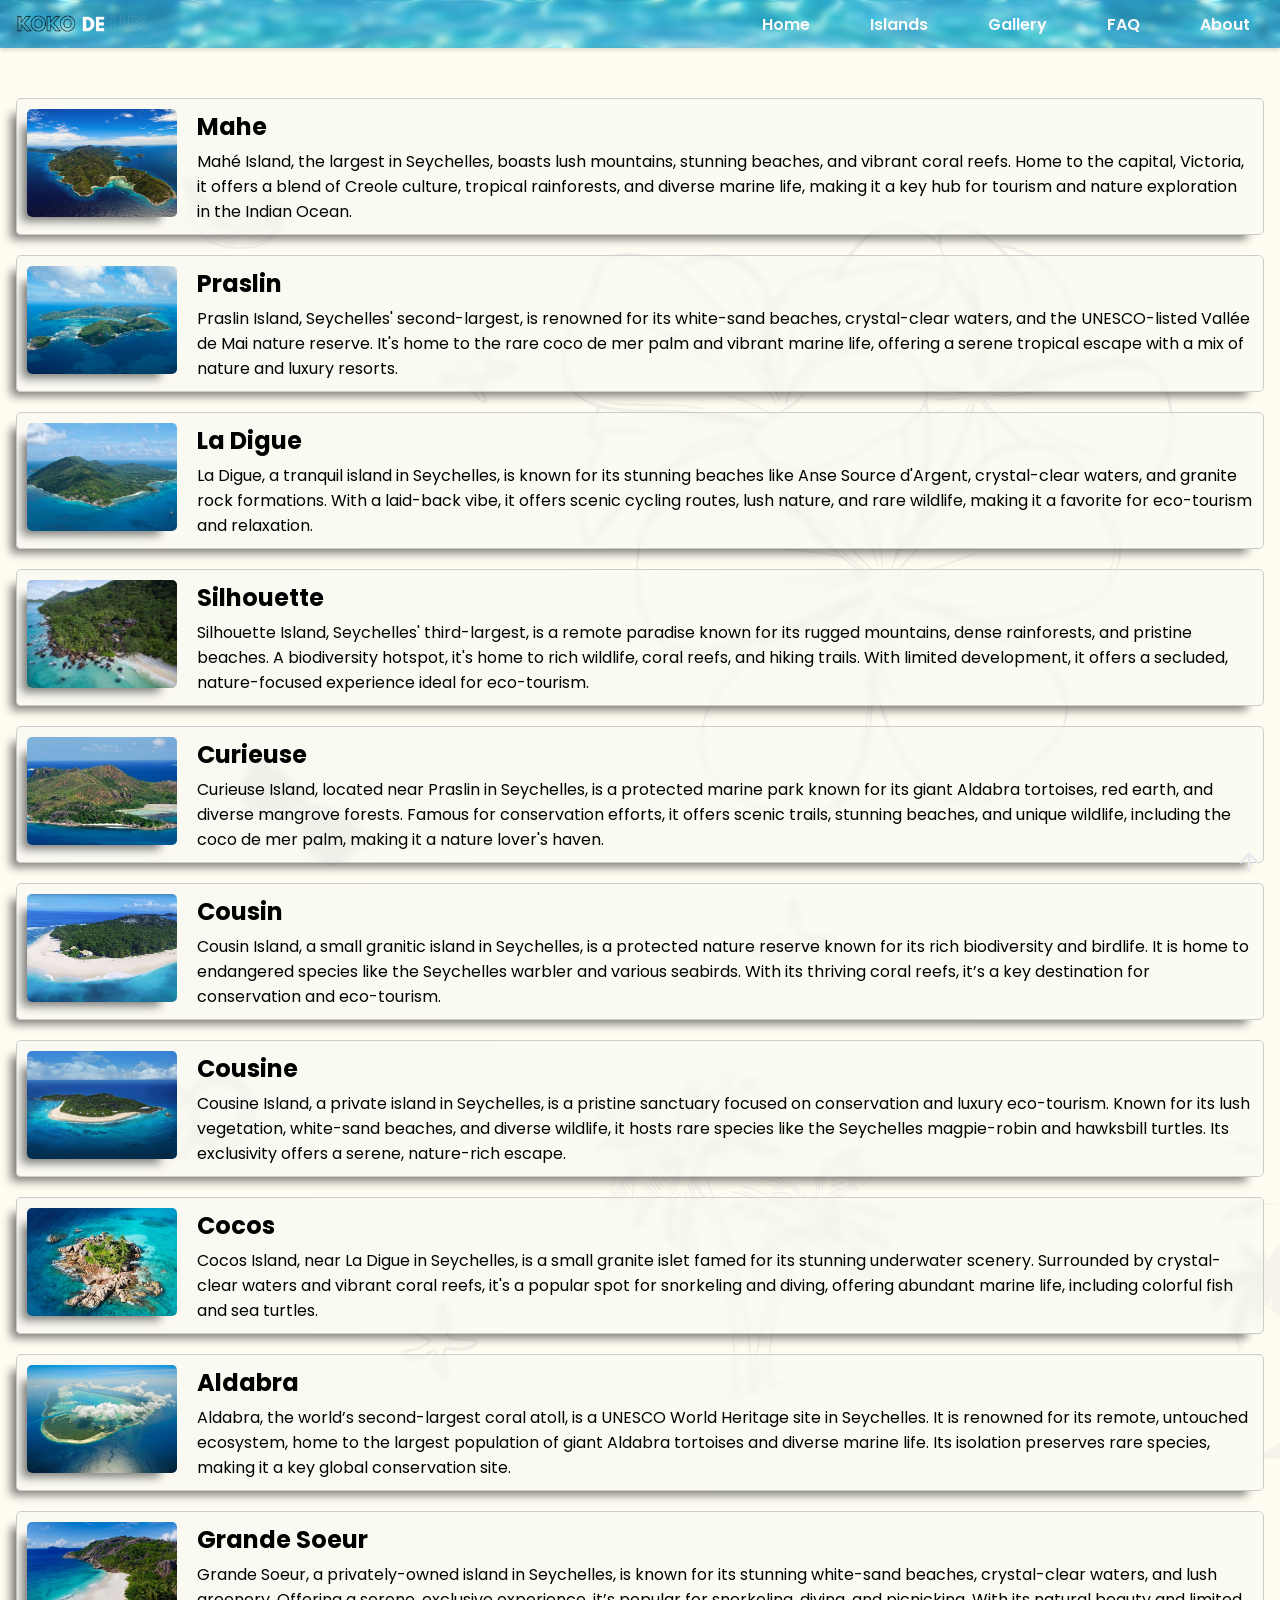
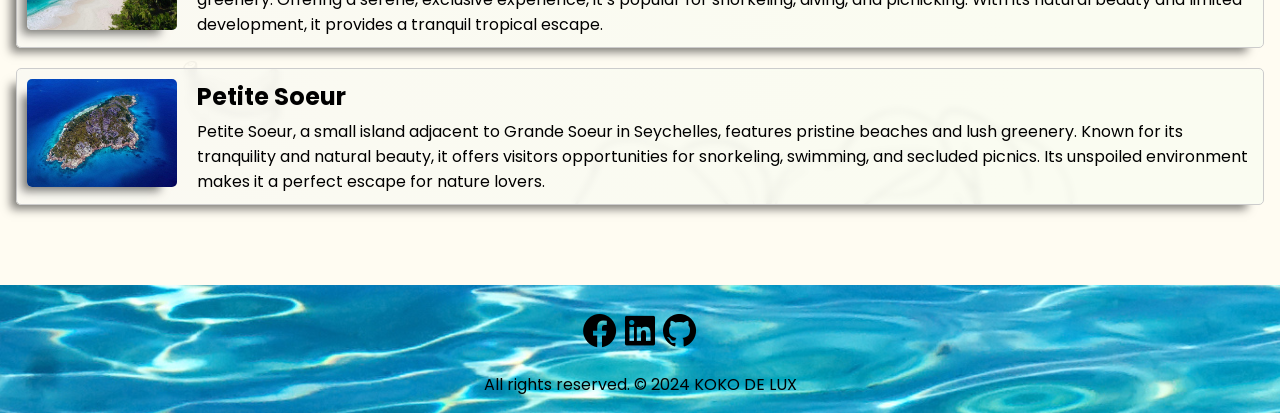
<file: parallax/islands.html>
<!DOCTYPE html>
<html lang="en">
    <head>
        <meta charset="UTF-8" />
        <meta name="viewport" content="width=device-width, initial-scale=1.0" />
        <title>Islands</title>
        <link rel="stylesheet" href="style.css" />
        <link href='https://unpkg.com/boxicons@2.1.4/css/boxicons.min.css' rel='stylesheet'>

    </head>
    <body>
        <nav>
            <ul class="sidebar">
                <li onclick="hideSidebar()" class="close"><a href="#"><svg xmlns="http://www.w3.org/2000/svg" height="24px" viewBox="0 -960 960 960" width="24px" fill="#e8eaed"><path d="m256-200-56-56 224-224-224-224 56-56 224 224 224-224 56 56-224 224 224 224-56 56-224-224-224 224Z"/></svg></a></li>
                <li><a href="index.html">Home</a></li>
                <li><a href="#">Islands</a></li>
                <li><a href="gallery.html">Gallery</a></li>
                <li><a href="faq.html">FAQ</a></li>
                <li><a href="about.html">About</a></li>
            </ul>

            <ul class="navbar">
                <li class="logo"><img src="logo.png" alt=""></li>
                <li class="hideOnMobile"><a href="index.html">Home</a></li>
                <li class="hideOnMobile"><a href="#">Islands</a></li>
                <li class="hideOnMobile"><a href="gallery.html">Gallery</a></li>
                <li class="hideOnMobile"><a href="faq.html">FAQ</a></li>
                <li class="hideOnMobile"><a href="about.html">About</a></li>
                <li onclick="showSidebar()" class="menu"><a href="#"><svg xmlns="http://www.w3.org/2000/svg" height="24px" viewBox="0 -960 960 960" width="24px" fill="#e8eaed"><path d="M120-240v-80h720v80H120Zm0-200v-80h720v80H120Zm0-200v-80h720v80H120Z"/></svg></a></li>
            </ul>
        </nav>

        <div class="header-img"></div>

        <section class="island-box">
            <div class="container">
                <div class="img-box">
                    <img src="islands/mahe.jpeg" alt="Mahe">
                </div>
                <div class="text-box">
                    <h2>Mahe</h2>
                    <p>Mahé Island, the largest in Seychelles, boasts lush mountains, 
                        stunning beaches, and vibrant coral reefs. Home to the capital, Victoria, 
                        it offers a blend of Creole culture, tropical rainforests, and diverse 
                        marine life, making it a key hub for tourism and nature exploration 
                        in the Indian Ocean.</p>
                </div>
            </div>
        
            <div class="container">
                <div class="img-box">
                    <img src="islands/praslin.jpeg" alt="Praslin">
                </div>
                <div class="text-box">
                    <h2>Praslin</h2>
                    <p>Praslin Island, Seychelles' second-largest, is renowned for its white-sand beaches, 
                        crystal-clear waters, and the UNESCO-listed Vallée de Mai nature reserve. 
                        It's home to the rare coco de mer palm and vibrant marine life, offering a serene 
                        tropical escape with a mix of nature and luxury resorts.</p>
                </div>
            </div>
        
            <div class="container">
                <div class="img-box">
                    <img src="islands/ladigue.jpg" alt="La Digue">
                </div>
                <div class="text-box">
                    <h2>La Digue</h2>
                    <p>La Digue, a tranquil island in Seychelles, is known for its stunning 
                        beaches like Anse Source d'Argent, crystal-clear waters, and granite rock formations. 
                        With a laid-back vibe, it offers scenic cycling routes, lush nature, and rare wildlife, 
                        making it a favorite for eco-tourism and relaxation.</p>
                </div>
            </div>

            <div class="container">
                <div class="img-box">
                    <img src="islands/silhouette.jpg" alt="Silhouette">
                </div>
                <div class="text-box">
                    <h2>Silhouette</h2>
                    <p>
                        Silhouette Island, Seychelles' third-largest, is a remote paradise known for 
                        its rugged mountains, dense rainforests, and pristine beaches. A biodiversity hotspot, 
                        it's home to rich wildlife, coral reefs, and hiking trails. With limited development, 
                        it offers a secluded, nature-focused experience ideal for eco-tourism.</p>
                </div>
            </div>

            <div class="container">
                <div class="img-box">
                    <img src="islands/curieuse.jpg" alt="La Digue">
                </div>
                <div class="text-box">
                    <h2>Curieuse</h2>
                    <p>Curieuse Island, located near Praslin in Seychelles, is a protected marine park 
                        known for its giant Aldabra tortoises, red earth, and diverse mangrove forests. 
                        Famous for conservation efforts, it offers scenic trails, stunning beaches, and 
                        unique wildlife, including the coco de mer palm, making it a nature lover's haven.</p>
                </div>
            </div>

            <div class="container">
                <div class="img-box">
                    <img src="islands/cousin.png" alt="Cousin">
                </div>
                <div class="text-box">
                    <h2>Cousin</h2>
                    <p>Cousin Island, a small granitic island in Seychelles, is a protected nature 
                        reserve known for its rich biodiversity and birdlife. It is home to endangered 
                        species like the Seychelles warbler and various seabirds. With its thriving coral reefs, 
                        it’s a key destination for conservation and eco-tourism.</p>
                </div>
            </div>

            <div class="container">
                <div class="img-box">
                    <img src="islands/cousine.jpg" alt="Cousine">
                </div>
                <div class="text-box">
                    <h2>Cousine</h2>
                    <p>Cousine Island, a private island in Seychelles, is a pristine sanctuary focused on 
                        conservation and luxury eco-tourism. Known for its lush vegetation, white-sand beaches, 
                        and diverse wildlife, it hosts rare species like the Seychelles magpie-robin and hawksbill turtles. 
                        Its exclusivity offers a serene, nature-rich escape.</p>
                </div>
            </div>

            <div class="container">
                <div class="img-box">
                    <img src="islands/cocos.jpg" alt="Cocos">
                </div>
                <div class="text-box">
                    <h2>Cocos</h2>
                    <p>Cocos Island, near La Digue in Seychelles, is a small granite islet 
                        famed for its stunning underwater scenery. Surrounded by crystal-clear waters 
                        and vibrant coral reefs, it's a popular spot for snorkeling and diving, offering 
                        abundant marine life, including colorful fish and sea turtles.</p>
                </div>
            </div>

            <div class="container">
                <div class="img-box">
                    <img src="islands/aldabra.jpeg" alt="Aldabra">
                </div>
                <div class="text-box">
                    <h2>Aldabra</h2>
                    <p>Aldabra, the world’s second-largest coral atoll, is a UNESCO World Heritage 
                        site in Seychelles. It is renowned for its remote, untouched ecosystem, home to 
                        the largest population of giant Aldabra tortoises and diverse marine life. 
                        Its isolation preserves rare species, making it a key global conservation site.</p>
                </div>
            </div>

            <div class="container">
                <div class="img-box">
                    <img src="islands/grandesoeur.jpg" alt="Grande Soeur">
                </div>
                <div class="text-box">
                    <h2>Grande Soeur</h2>
                    <p>Grande Soeur, a privately-owned island in Seychelles, is known for its stunning 
                        white-sand beaches, crystal-clear waters, and lush greenery. Offering a serene, 
                        exclusive experience, it’s popular for snorkeling, diving, and picnicking. With its 
                        natural beauty and limited development, it provides a tranquil tropical escape.</p>
                </div>
            </div>

            <div class="container">
                <div class="img-box">
                    <img src="islands/petitesoeur.jpg" alt="Petite Soeur">
                </div>
                <div class="text-box">
                    <h2>Petite Soeur</h2>
                    <p>Petite Soeur, a small island adjacent to Grande Soeur in Seychelles, features 
                        pristine beaches and lush greenery. Known for its tranquility and natural beauty, 
                        it offers visitors opportunities for snorkeling, swimming, and secluded picnics. 
                        Its unspoiled environment makes it a perfect escape for nature lovers.</p>
                </div>
            </div>

        </section>

        <div class="arrow-upward" onclick="scrollToTop()">
            <svg xmlns="http://www.w3.org/2000/svg" height="30px" viewBox="0 -960 960 960" width="30px" fill="#e8eaed">
                <path d="M440-160v-487L216-423l-56-57 320-320 320 320-56 57-224-224v487h-80Z"/>
            </svg>
        </div>

        <div class="footer">
            <div class="social">
                <a href="https://www.facebook.com" target="_blank">
                    <i class='bx bxl-facebook-circle'></i>
                </a>
                <a href="https://www.linkedin.com" target="_blank">
                    <i class='bx bxl-linkedin-square'></i>
                </a>
                <a href="https://www.github.com" target="_blank">
                    <i class='bx bxl-github'></i>
                </a>
            </div>
            <p>All rights reserved. © 2024 KOKO DE LUX </p>
        </div>

        <script src="script.js"></script>
    </body>
</html>
</file>
<file: style.css>
* {
    margin:0;
    padding:0;
    box-sizing:border-box;
    text-decoration: none;
    border: none;
    outline: none;
    scroll-behavior: smooth;
    font-family: "Poppins", sans-serif;
}
*::before,
*::after{
    box-sizing: border-box;
}
:root {
    --bg-color: #080808;
    --second-bg-color: #131313;
    --text-color: white;
    --main-color: #1ae888;
    --light-green: hsl(122, 100%, 79%);
    --neon-green: hsl(122 100% 54%);
    --dark-green: hsl(122, 97%, 36%);
}

html{
    font-size: 60%;
    overflow-x: hidden;
}

body {
    background: var(--bg-color);
    color: var(--text-color);
    z-index: 0;
}

.header{
    position: fixed;
    top: 0;
    left: 0;
    width: 100%;
    padding: 4rem 12% 4rem;
    background: rgba(0, 0, 0, 0.3);
    backdrop-filter: blur(10px);
    display: flex;
    justify-content: space-between;
    align-items: center;
    z-index: 5;
}
.logo{
    font-size: 3rem;
    color: var(--text-color);
    font-weight: 800;
    cursor: pointer;
    transition: 0.3s ease;
}

.logo:hover{
    transform: scale(1.1);
}

.logo span{
    text-shadow: 0 0 25px var(--main-color);
}

.navbar a{
    font-size: 1.8rem;
    color: var(--text-color);
    margin-left: 4rem;
    font-weight: 500;
    transition: 0.3s ease;
    border-bottom: 3px solid transparent;
}

.navbar a:hover,
.navbar a.active{
    color: var(--main-color);
    border-bottom: 3px solid var(--main-color);
}

#menu-icon{
    font-size: 3.6rem;
    color: var(--main-color);
    display: none;
}

section{
    min-height: 100vh;
    padding: 10rem 12% 10rem;
}

.home{
    display: flex;
    align-items: center;
    justify-content: center;
    gap: 15rem;
}

.home-content{
    display: flex;
    flex-direction: column;
    align-items: baseline;
    text-align: left;
    justify-content: center;
    margin-top: 3rem;
    min-width: 150px;
}

span{
    color: var(--main-color);
}

.logo span{
    color: var(--main-color);
}

.home-content h3{
    margin-bottom: 2rem;
    margin-top: 1rem;
    font-size: 3.5rem;
}

.home-content h1{
    font-size: 7rem;
    font-weight: 700;
    margin-top: 1.5rem;
    line-height: 1;
}

.home-img{
    border-radius: 50%;
}

.home img{
    position: relative;
    top: 3rem;
    width: 32vw;
    border-radius: 50%;
    box-shadow: 0 0 25px var(--main-color);
    cursor: pointer;
    transition: 0.4s ease-in-out;
}

.home-img img:hover{
    box-shadow: 0 0 25px var(--main-color),
                0 0 50px var(--main-color),
                0 0 100px var(--main-color);
}

.home-content p{
    font-size: 1.5rem;
    font-weight: 500;
    line-height: 1.8;
    max-height: 1000px;
}

.social-icons a{
    display: inline-flex;
    justify-content: center;
    align-items: center;
    width: 4.5rem;
    height: 4.5rem;
    background: transparent;
    border: 2px solid var(--main-color);
    font-size: 2.5rem;
    border-radius: 50%;
    color: var(--main-color);
    margin: 3rem 1.5rem 3rem 0;
    transition: 0.3s ease-in-out;
}

.social-icons a:hover{
    color: var(--text-color);
    transform: scale(1.3) translateY(-5px);
    box-shadow: 0 0 25px var(--main-color);
    background-color: var(--main-color);
}

.btn{
    display: inline-block;
    padding: 1rem 2.8rem;
    border-radius: 4rem;
    font-size: 1.6rem;
    color: var(--light-green);
    border: var(--light-green) 0.125em solid;
    letter-spacing: 0.1rem;
    font-weight: 600;
    cursor: pointer;
    border-radius: 0.25em;

    text-shadow: 
    0 0 0.25em var(--neon-green),
    0 0 0.8em  var(--dark-green);

    box-shadow: inset 0 0 0.5em 0 var(--neon-green), 
    0 0 0.5em 0 var(--neon-green);

    position: relative;

    transition: background-color 100ms linear;
}

.btn::before{
    pointer-events: none;
    content: "";
    position: absolute;
    background: var(--dark-green);
    top: 120%;
    left: 0;
    width: 100%;
    height: 100%;

    transform: perspective(1em) rotateX(40deg) scale(1, 0.35);
    filter: blur(1.5em);
    opacity: 0.5;
}
.btn::after{
    content: '';
    position: absolute;
    top: 0;
    bottom: 0;
    left: 0;
    right: 0;
    box-shadow: 0 0 2em 0.5em var(--neon-green);
    opacity: 0;
    background-color: var(--light-green);
    z-index: -1;
    transition: opacity 100ms linear;
}

.btn:hover,
.btn:focus{
   
    color: var(--bg-color);
    text-shadow: none;
}

.btn:hover::before,
.btn:focus::before{
    opacity: 1;
}

.btn:hover::after,
.btn:focus::after{
    opacity: 1;
}

.btn-group{
    display: flex;
    align-items: center;
    gap: 1.5rem;
}

.text-animation{
    font-size: 34px;
    font-weight: 600;
    min-width: 280px;
    white-space: nowrap;  
}

.text-animation span{
    position: relative;
}
.text-animation span::before{
    content: "Coder";
    color: var(--main-color);
    animation: words 20s infinite;
}

.text-animation span::after{
    content: "";
    background-color: var(--bg-color);
    position: absolute;
    width: calc(100% + 8px);
    height: 100%;
    border-left: 3px solid var(--bg-color);
    right: -8px;
    animation: cursor 0.6s infinite, typing 20s steps(14) infinite;
}

@keyframes cursor{
    to {
        border-left: 2px solid var(--main-color);
    }
}

@keyframes words{
    0%,
    20%{
        content: "Pc Technician";
    }
    21%,
    40%{
        content: "Visual Artist";
    }
    41%,
    60%{
        content: "Cloud Admin";
    }
    61%,
    80%{
        content: "Music Producer";
    }
    81%,
    100%{
        content: "Programmer";
    }
}

@keyframes typing{
    10%,
    15%,
    30%,
    35%,
    50%,
    55%,
    70%,
    75%,
    90%,
    95%{
        width: 0;
    }
    5%,
    20%,
    25%,
    40%,
    45%,
    60%,
    65%,
    80%,
    85%{
        width: calc(100% + 8px);
    }
}

.heading{
    font-size: 8rem;
    text-align: center;
    margin: 5rem 0;
}

.education{
    padding: 100px 15px;
    background: var(--second-bg-color);
}
.education h2{
    margin-bottom: 5rem;
}

.timeline-items{
    max-width: 1200px;
    margin: auto;
    display: flex;
    flex-wrap: wrap;
    position: relative;
}

.timeline-items::before{
    content: "";
    position: absolute;
    width: 5px;
    height: 100%;
    background-color: var(--main-color);
    left: calc(50% - 1px);
}

.timeline-item{
    margin-bottom: 40px;
    width: 100%;
    position: relative;
}
.timeline-item-last-child{
    margin-bottom: 0;
}

.timeline-item:nth-child(odd){
    padding-right: calc(50% + 30px);
    text-align: right;
}
.timeline-item:nth-child(even){
    padding-left: calc(50% + 30px);
}
.timeline-dot{
    height: 21px;
    width: 21px;
    background-color: var(--main-color);
    box-shadow: 0 0 25px var(--main-color),
                0 0 25px var(--main-color);
    position: absolute;
    left: calc(50% - 8px);
    border-radius: 50%;
    top: 10px;
}
.timeline-date{
    font-size: 20px;
    font-weight: 800;
    color: white;
    margin: 6px 0 15px;
}


.timeline-content{
    background-color: var(--bg-color);
    border: 3px solid var(--main-color);
    padding: 30px 50px;
    border-radius: 4rem;
    box-shadow: 0 0 10px var(--main-color);
    cursor: pointer;
    transition: 0.3s ease-in-out;
}
.timeline-content:hover{
    transform: scale(1.05);
    box-shadow: 0 0 25px var(--main-color);
}

.timeline-content h3{
    font-size: 20px;
    color: white;
    margin: 0 0 10px;
    font-weight: 500;
}

.timeline-content p{
    color: white;
    font-size: 16px;
    font-weight: 300;
    line-height: 22px;
}

::-webkit-scrollbar{
    width: 15px;
}
::-webkit-scrollbar-thumb{
    background-color: var(--main-color);
}
::-webkit-scrollbar-track{
    background-color: var(--bg-color);
    width: 50px;
}

.skills{
    background: var(--bg-color);
    color: black;
}

.skills h2{
    margin-bottom: 5rem;
    color: white;
}

.skills-container{
    display: grid;
    grid-template-columns: repeat(2,1fr);
    align-items: center;
    gap: 2.5rem;
}

.skills-box{
    background-color: var(--main-color);
    height: 300px;
    border-radius: 3rem;
    border: 5px solid transparent;
    cursor: pointer;
    transition: 0.4s ease-in-out;
}

.skills-box:hover{
    background: white;
    color: black;
    border: 5px solid var(--main-color);
    transform: scale(1.03);
}

.skills-box .skill-info{
    display: flex;
    flex-direction: column;
    text-align: left;
    max-height: 200px;
    justify-content: left;
    align-items: baseline;
    padding: 5rem 5rem;
}

.skill-info h4{
    font-size: 3rem;
    font-weight: 800;
    line-height: 2;
}

.skill-info p{
    font-size: 1.6rem;
    font-weight: 600;
    max-height: 100px;
    line-height: 1.7;
    margin: auto;
}

.hobbies{
    background: var(--second-bg-color);
}

.hobbies-box{
    background-size: cover;
    display: flex;
    align-items: center;
    justify-content: center;
    flex-direction: column;
}

.hobbies .heading{
    margin-bottom: 5rem;
}

.hobbies-box img{
    width: 15rem;
    border-radius: 50%;
    border: 3px solid var(--main-color);
    box-shadow: 0 0 25px var(--main-color);
}

.hobbies-wrapper{
    display: grid;
    grid-template-columns: repeat(3,1fr);
    gap: 3rem;
}

.hobbies-item{
    min-height: 550px;
    max-width: 450px;
    background: rgba(0, 0, 0, 0.7);
    border: 3px solid rgba(238, 238, 238, 0.2);
    border-radius: 2rem;
    margin: 0 2rem;
    padding: 30px 60px;
    cursor: pointer;
    display: flex;
    flex-direction: column;
    align-items: center;
    text-align: center;
    gap: 1.5rem;
    color: white;
    transition: 0.4s ease-in-out;
}

.hobbies-item:hover{
    border: 3px solid var(--main-color);
    transform: translateY(-10px)scale(1.1);
    box-shadow: 0 0 50px var(--main-color);
}

.hobbies-item h2{
    font-size: 3rem;
    text-decoration: underline;
}

.hobbies-item p{
    font-size: 1.8rem;
}

.wrapper{
    width: 90%;
    max-width: 1536px;
    margin-inline: auto;
    position: relative;
    height: 100px;
    margin-top: 5rem;
    overflow: hidden;
    mask-image: linear-gradient(
        to right,
        rgba(0, 0, 0, 0),
        rgba(0, 0, 0, 1) 20%,
        rgba(0, 0, 0, 1) 80%,
        rgba(0, 0, 0, 0)
        );
}

@keyframes scrollLeft{
    to{
        left: -200px;
    }
}

.item{
    width: 80px;
    height: 80px;
    border-radius: 6px;
    position: absolute;
    left: max(calc(200px * 9), 100%);
    animation-name: scrollLeft;
    animation-duration: 30s;
    animation-timing-function: linear;
    animation-iteration-count: infinite;
}


.item img {
    max-width: 750%;
    max-height: 75%;
    object-fit: contain;
    width: auto;
    height: auto;
}

.item1{
    animation-delay: calc(30s / 9 * (9 - 1) * -1);
}
.item2{
    animation-delay: calc(30s / 9 * (9 - 2) * -1);
}
.item3{
    animation-delay: calc(30s / 9 * (9 - 3) * -1);
}
.item4{
    animation-delay: calc(30s / 9 * (9 - 4) * -1);
}
.item5{
    animation-delay: calc(30s / 9 * (9 - 5) * -1);
}
.item6{
    animation-delay: calc(30s / 9 * (9 - 6) * -1);
}
.item7{
    animation-delay: calc(30s / 9 * (9 - 7) * -1);
}
.item8{
    animation-delay: calc(30s / 9 * (9 - 8) * -1);
}
.item9{
    animation-delay: calc(30s / 9 * (9 - 9) * -1);
}
.footer{
    position: relative;
    bottom: 0;
    width: 100%;
    padding: 40px 0;
    background-color: var(--second-bg-color);
}

.footer .social{
    text-align: center;
    padding-bottom: 25px;
    color: var(--main-color);
}
.footer .social a{
    font-size: 25px;
    color: var(--main-color);
    border: 2px solid var(--main-color);
    width: 42px;
    height: 42px;
    line-height: 42px;
    display: inline-block;
    text-align: center;
    border-radius: 50%;
    margin: 0 10px;
    transition: 0.3s ease-in-out;
}
.footer .social a:hover{
    transform: scale(1.2)translateY(-10px);
    background-color: var(--main-color);
    color: black;
    box-shadow: 0 0 25px var(--main-color);
}

.footer ul{
    margin-top: 0;
    padding: 0;
    font-size: 18px;
    line-height: 18px;
    margin-bottom: 0;
    text-align: center;
}

.footer ul li a{
    color: white;
    border-bottom: 3px solid transparent;
    transition: 0.3s ease-in-out;
}

.footer ul li a:hover{
    border-bottom: 3px solid var(--main-color);
}
.footer ul li{
    display: inline-block;
    padding: 0 15px;
}
.footer .copyright{
    margin-top: 50px;
    text-align: center;
    font-size: 16px;
    color: white;
}

@media(max-width:1285px){
    html{
        font-size: 55%;
    }
    .skills-container{
        padding-bottom: 7rem;
        grid-template-columns: repeat(2,1fr);
        margin: 0 5rem;
    }
}
@media(max-width:991px){
    header{
        padding: 2rem 3%;
    }
    section{
        padding: 10rem 3% 2rem;
    }
    .timeline-items::before{
        left: 7px;
    }
    .timeline-item:nth-child(odd){
        padding-right: 0;
        text-align: left;
    }
    .timeline-item:nth-child(odd),
    .timeline-item:nth-child(even){
        padding-left: 37px;
    }
    .timeline-dot{
        left: 0;
    }
    .skills{
        padding-bottom: 7rem;
    }
    .hobbies .hobbies-wrapper{
        grid-template-columns: repeat(1, 1fr);
    }
    .contact form{
        flex-direction: column;
    }
    .footer{
        padding: 2rem 3%;
    }
}
@media(max-width:895px){
    #menu-icon{
        display: block;
    }
    .social-icons {
        display: flex;
        justify-content: center;
        align-items: center;
        flex-wrap: wrap;
    }

    .btn-group {
        display: flex;
        justify-content: center;
        flex-wrap: wrap;
        align-items: center;
    }
    .navbar{
        position: absolute;
        top: 100%;
        right: 0;
        width: 50%;
        padding: 1rem 3%;
        background: rgba(0, 0, 0, 0.8);
        backdrop-filter: blur(20px);
        border-bottom-left-radius: 2rem;
        border-left: 2px solid var(--main-color);
        border-bottom: 2px solid var(--main-color);
        display: none;
    }
    .navbar.active{
        display: block;
    }
    .navbar a{
        display: block;
        font-size: 2rem;
        margin: 3rem 0;
        color: white;
    }
    .home{
        flex-direction: column-reverse;
        margin: 5rem 4rem;
    }
    .home-content{
        justify-content: center;
        align-items: center;
        text-align: center;
    }
    .home-content h3{
        font-size: 2.6rem;
    }
    .home-content h1{
        font-size: 8rem;
        margin-top: 3rem;
    }
    .home-content p{
        max-width: 600px;
        margin: 0 auto;
    }
    .home-img img{
        width: 56vw;
    }
    .services h2{
        margin-bottom: 3rem;
    }
    .skills-container{
        grid-template-columns: repeat(1,1fr);
    }
}
</file>
<file: parallax/style.css>
@import url('https://fonts.googleapis.com/css2?family=Poppins:ital,wght@0,100;0,200;0,300;0,400;0,500;0,600;0,700;0,800;0,900;1,100;1,200;1,300;1,400;1,500;1,600;1,700;1,800;1,900&display=swap');


:root {
    --primary-color: #3498db;
    --secondary-color: #2ecc71;
    --text-color: #333333;
    --background-color: #f9f9f9;
    --black: black;
    --sand: #fffcf2;
  }

*,
*::before,
*::after{
    box-sizing: border-box;
}

*{
    margin: 0;
    padding: 0;
    font-family: 'Poppins', sans-serif;
}

body{
    background: var(--sand);
    min-height: 100vh;
    overflow-x: hidden;
}

.navbar{
    top: 0;
    z-index: 100;
}
nav{
    position: absolute;
    width: 100%;
    z-index: 100;  
    background-color: rgba(251,251,251,0.15);
    backdrop-filter: blur(3px);
    box-shadow: 0px 3px 3px rgba(0,0,0,0.1);
}
nav ul{
    width: 100%;
    list-style: none;
    display: flex;
    justify-content: flex-end;
    align-items: center;
}
nav li{
    height: 3em;
}
nav a{
    height: 100%;
    padding: 0 30px;
    font-weight: 600;
    text-decoration: none;
    display: flex;
    align-items: center;
    color: var(--background-color);
    transition: ease 0.2s;
}
nav a:hover{
    background: rgba(0,0,0,0.16);
}
nav ul li.logo{
    margin-right: auto;
    padding: 0.7em 0 1em 1em;
}
nav ul li.logo img {
    max-height: 25px;
    width: auto; 
}

.sidebar{
    position: absolute;
    top: 0;
    right: 0;
    height: 80vh;
    width: 15rem;
    z-index: 200;
    background: linear-gradient(164deg,#0b2b54d9 20%, rgba(66,137,149,0.58) 80%);
    backdrop-filter: blur(50px);
    box-shadow: -5px 5px 3px rgba(0,0,0,0.1);
    display: none;
    border-bottom: 2px solid rgba(255, 255, 255, 0.72);
    border-left: 2px solid rgba(255, 255, 255, 0.72);
    border-radius: 0px 0px 0px 5px;
    flex-direction: column;
    justify-content: flex-start;
    align-items: flex-start;
}
.sidebar li{
    width: 100%;
}
.sidebar a {
    width: 100%;
    display: flex; 
    color: white;
}
.sidebar a:hover{
    background: rgba(0, 0, 0, 0.59);
}

.header-img {
    background-image: url('header-bg.png');
    background-size: cover; 
    width: 100%; 
    height: 3rem; 
    position: relative;
}
section:not(.parallax) {
    margin-top: 50px;
    position: relative;
}

.parallax{
    position: relative;
    display: flex;
    justify-content: center;
    align-items: center;
    height: 130vh;
    overflow: hidden; 
    margin-bottom: 1rem;
}
#text{
    position: absolute;
    pointer-events: none;
    z-index: 0;
    
}
.parallax img{
    position: absolute;
    top: 0;
    left: 0;
    width: 100%;
    pointer-events: none;
}
#leaf-left, #leaf-right{
    z-index: 2;
}
#fade{
    z-index: 50;
}
#stpierre,
#sea{
    z-index: 1;
}
#sea{
    background: linear-gradient(0deg,#ffffff 0%, rgba(0,255,0,0) 80%);
}
#boat{
    z-index: 2;
}
.sec{
    background-image: url('bg2.png');
    margin-top: 1rem;
    position: relative;
    padding: 100px;
    z-index: 5;
}

.sec h2{
    font-size: 3em;
    color: var(--text-color);
    margin-bottom: 10px;
}
.sec p{
    font-size: 1em;
    font-weight: 300;
}
.animated-grid{
    top: 2rem;
    padding-bottom: 30rem;
    position: relative;
    z-index: 50;
    overflow: hidden;
    margin: 5rem 0 5rem 0;
    cursor: w-resize;
}
#image-track .image{
    width: 40vmin;
    height: 56vmin;
    object-fit: cover;
    object-position: center;
    box-shadow: 9px 10px 5px 0px rgba(0,0,0,0.75);
    border-radius: 1rem;

}
#image-track{
    display: flex;
    gap: 4vmin;
    position: absolute;
    left: 50%;
    top: 50%;
    transform: translate(0%, -50%);
}

.bento-body {
    background-image: url('bg2.png');
    min-height: 100vh;
    display: flex;
    align-items: center;
    justify-content: center;
}

.bento {
    width: 85%;
    height: auto;
    border-radius: 1em;
    padding: 2em;
    display: flex;
    gap: 1em;
}

.bento img, .bento video {
    transition: ease-in-out 0.3s;
}

.bento img:hover, .bento video:hover {
    transform: scale(1.05);
}

.row {
    display: flex;
    gap: 1em;
}

.row-1 {
    flex: 2;
    display: flex;
    flex-direction: column;
    gap: 1em;
}

.row-2, .row-3, .row-4 {
    flex: 1;
    display: flex;
    flex-direction: column;
    gap: 1em;
}


.col {
    flex: 1;
    border-radius: 1em;
    display: flex;
    gap: 1em;
}

.col-2 {
    flex: 1;
    border-radius: 1em;
    display: flex;
    flex-direction: column;
}

.col-box, .box {
    flex: 1;
    border-radius: 1em;
    border: 2px solid #ffffff18;
    transition: 0.3s ease-in-out;
    cursor: pointer;
}

.col-box img, .box img, .box video, .col-box video {
    border-radius: 1em;
    width: 100%;
    height: 100%;
    object-fit: cover; 
}


.island-box{
    display: flex;
    flex-direction: column;
    gap: 20px;
    margin-top: 5rem;
    background-image: url('bg2.png');
}
.island-box .container {
    display: flex;
    align-items: center;
    padding: 10px;
    margin:0 1rem 0 1rem;
    box-shadow: -11px 10px 9px -6px rgba(0,0,0,0.51);
    border: 1px solid #ccc;
    border-radius: 5px;
    background: linear-gradient(94deg,rgba(0,100,255,0.02) 0%, rgba(0,255,201,0.02) 80%);
    backdrop-filter: blur(3px);
}

.img-box img {
    width: 150px;
    height: auto;
    box-shadow: -11px 10px 9px -6px rgba(0,0,0,0.51);
    margin-right: 20px;
    border-radius: 5px;
}

.img-box .text-box {
    display: flex;
    flex-direction: column;
}

.island-box h2 {
    margin: 0;
    font-size: 24px;
}

.island-box p {
    margin: 5px 0 0;
}

.faq-section,
.about-section{
    min-width: 100vh;
    width: 80%;
    margin: 0 auto;
    display: flex;
    flex-direction: column;
    align-items: center;
    margin-bottom: 20rem;
    background-image: url('bg2.png');
}
.faq-title,
.about-title{
    font-size: 3rem;
    margin: 2rem 0rem;
}
.faq{
    max-width: 700px;
    margin-top: 2rem;
    padding-bottom: 1rem;
    border-bottom: 2px solid black;
    cursor: pointer;
}
.question{
    display: flex;
    justify-content: space-between;
    align-items: center;
}
.question h3{
    font-size: 1.8rem;
}
.answer{
    max-height: 0;
    overflow: hidden;
    transition: max-height 1.4s ease;
}
.answer p{
    padding-top: 1rem;
    line-height: 1.6;
    font-size: 1.4rem;
}
.faq.active .answer{
    max-height: 300px;
    animation: fade 1s ease-in-out;
}
.faq.active svg{
    transform: rotate(90deg);
}
svg{
    transition: transform 0.5s ease-in;
}

.about-section h4 p{
    margin-bottom: 20px;
}

br.about-space {
    margin-bottom: 20px; 
    display: block;
}
.arrow-upward {
    position: fixed;
    bottom: 1em; 
    right: 1em; 
    cursor: pointer; 
    background-color: transparent; 
    border: none; 
    border-radius: 50%;
    z-index: 1000; 
    transition: opacity 0.3s; 
}

.arrow-upward:hover {
    background-color: rgba(0, 0, 0, 0.297); 
    transform: scale(1.2);
}
.footer{
    margin-top: 5rem;
    bottom: 0;
    margin-bottom: 0;
    width: 100%;
    text-align: center;
    align-items: center;
    height: 8em;
    position: static;
    background-color: rgba(251,251,251,0.15);
    backdrop-filter: blur(3px);
    background-image: url(header-bg.png);
}
.social{
    font-size: 0;
    display: inline-block;
    gap:1em;
}
.social a{
    display: inline-block;
    padding-top: 1.2rem;
    font-size: 2.5rem;
    color: black;
}
.social i:hover{
    color: white;
}
.footer p{
    padding: 0.5em;
    font-weight: 400;
}

@keyframes fade{
    from{
        opacity: 0;
        transform: translateY(-10px);
    }
    to{
        opacity: 1;
        transform: translateY(0px);
    }
}



@media(max-width:1024px){
    .parallax {
        height: 100vh;
    }
    .bento{
        flex-direction: column;
    }
    .row-1, .row-2, .row-3{
        flex-direction: row;
    }
    .col{
        flex: 2;
        flex-direction: column;
    }
    .footer{
        margin-top: 58rem;
    }
}
@media (max-width:992px) {
    .parallax{
        height: 120vh;
    }
}

@media (max-width:760px) {
    .parallax{
        height: 80vh;
    }
    .hideOnMobile{
        display: none;
    }
    .faq-section, .about-section {
        min-width: 70vh; 
        margin-bottom: 5rem;
    }

    .faq-title {
        font-size: 2.5rem; /* Reduce title size */
    }

    .question h3 {
        font-size: 1.6rem; /* Reduce question size */
    }

    .answer p {
        font-size: 1.3rem; /* Adjust answer text size */
    }
    .footer{
        margin-top: 30rem;
    }
}
@media (min-width:760px) {
    .menu{
        display: none;
    }
    .sidebar{
        width: 100%;
    }
}

@media(max-width:650px){
    .parallax{
        height: 70vh;
    }
    .bento{
        max-width: 900px;
        max-height: 550px;
        gap: 0.5em;
    }
    .row{
        gap: 0.5em;
    }
    .col{
        gap: 0.5em;
    }
    .svg{
        width: 100%;
    }
    .faq-section {
        min-width: 70vh; 
    }
    .footer{
        margin-top: 125rem;
    }
}

@media(max-width:550px) {
    .faq-section, .about-section {
        min-width: 50vh; 
    }
}

@media(max-width:480px) {
    .parallax{
        height: 55vh;
    }

    .sidebar{
        width: 100%;
    }
    .faq-section {
        width: 95%; /* Make the section take more screen space */
        margin-bottom: 10rem;
    }

    .faq-title {
        font-size: 2rem; /* Further reduce title size */
        text-align: center; /* Center the title */
    }

    .question {
        flex-direction: column; /* Stack the question text and arrow icon vertically */
        align-items: flex-start; /* Align items to the start */
    }

    .question h3 {
        font-size: 1.5rem; /* Further reduce question size */
        margin-bottom: 0.5rem; /* Add some space between text and icon */
    }

    .answer p {
        font-size: 1.2rem; /* Further reduce answer text size */
        line-height: 1.4;
    }
    .faq-section {
        min-width: 50vh; 
    }
}
</file>
